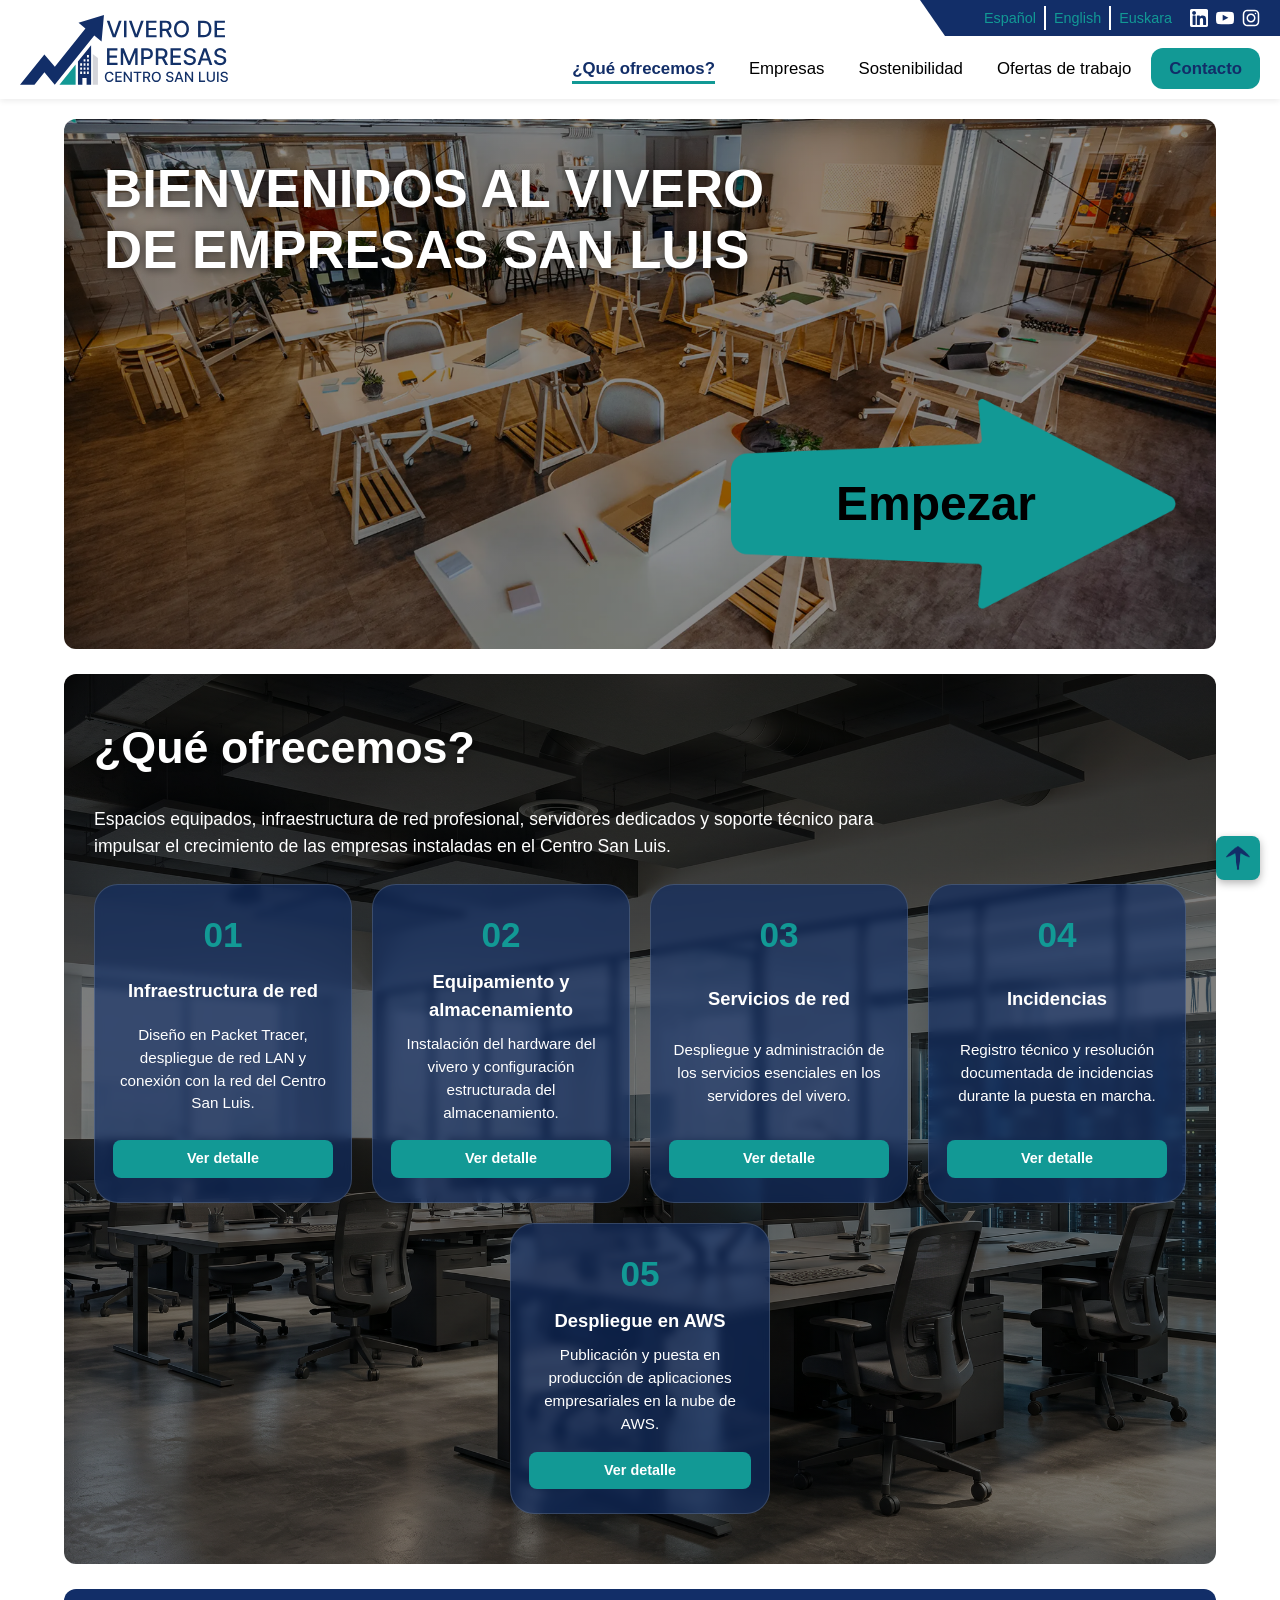
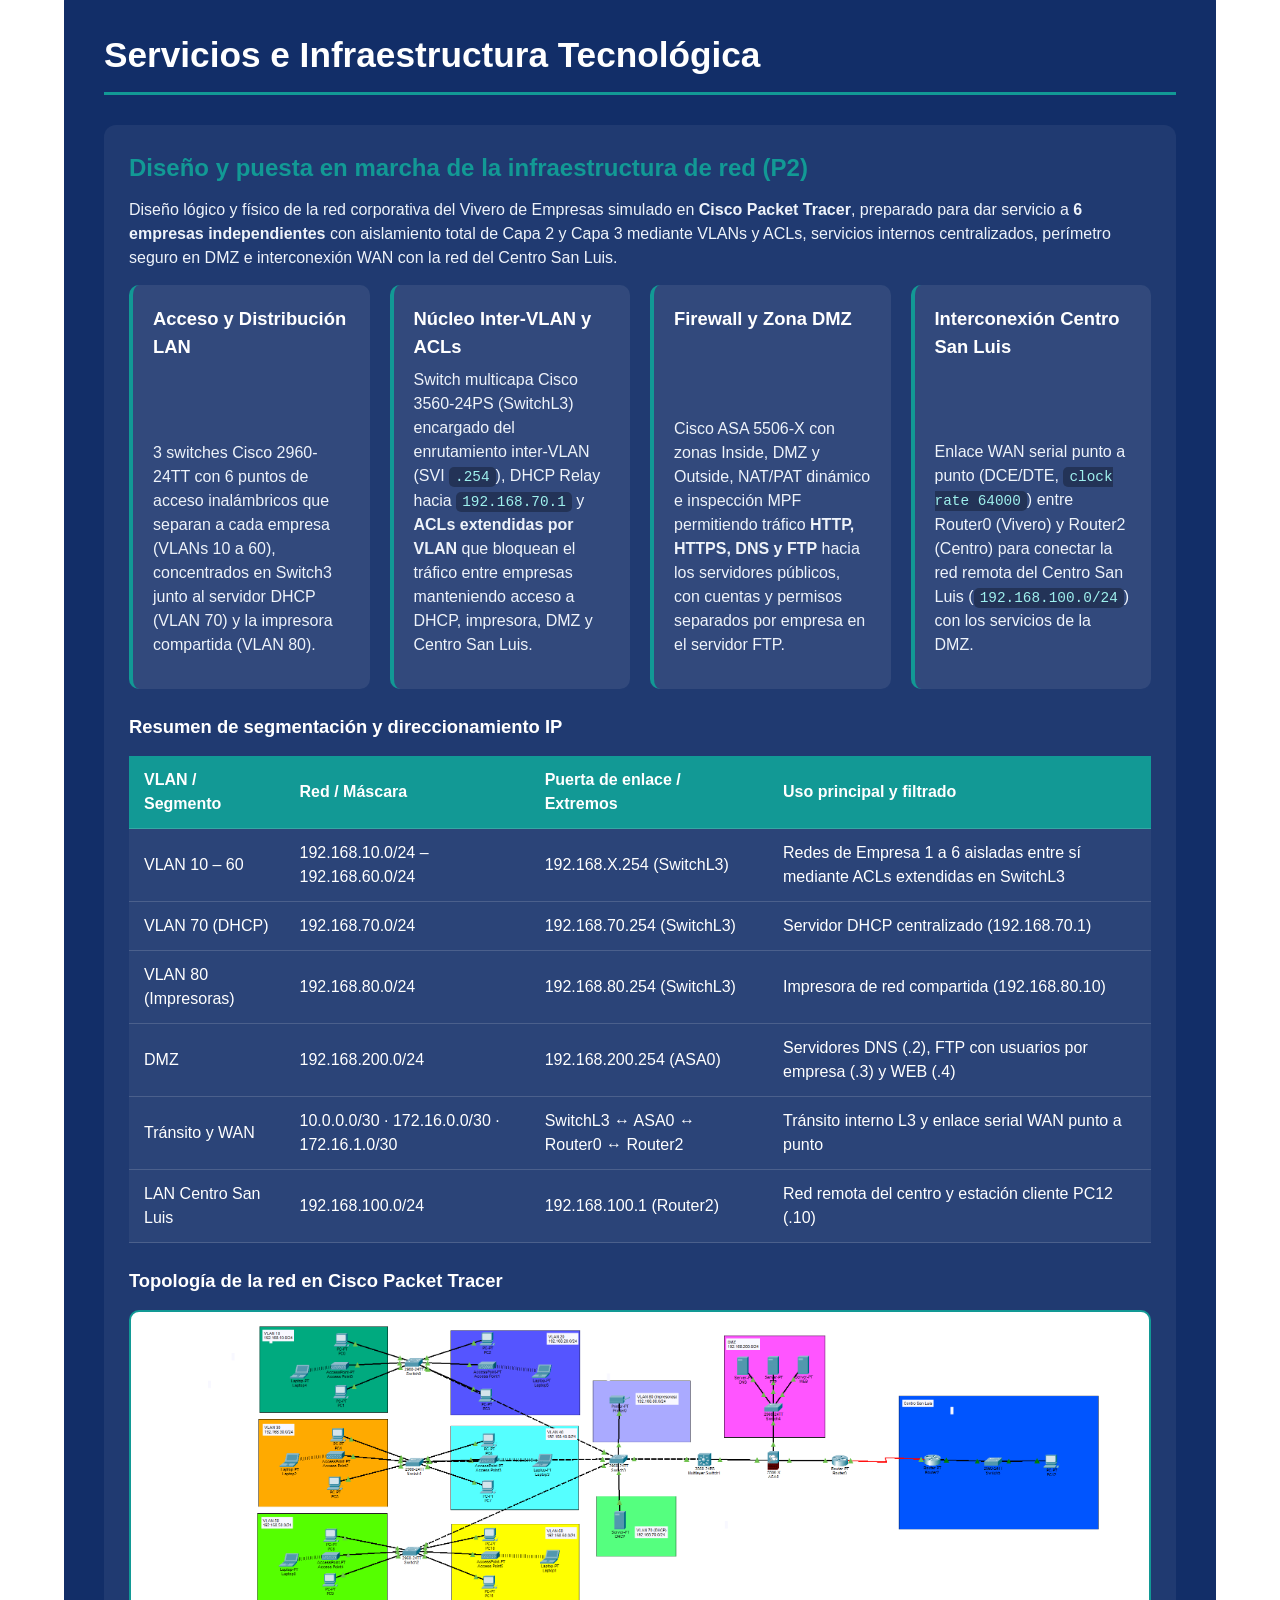
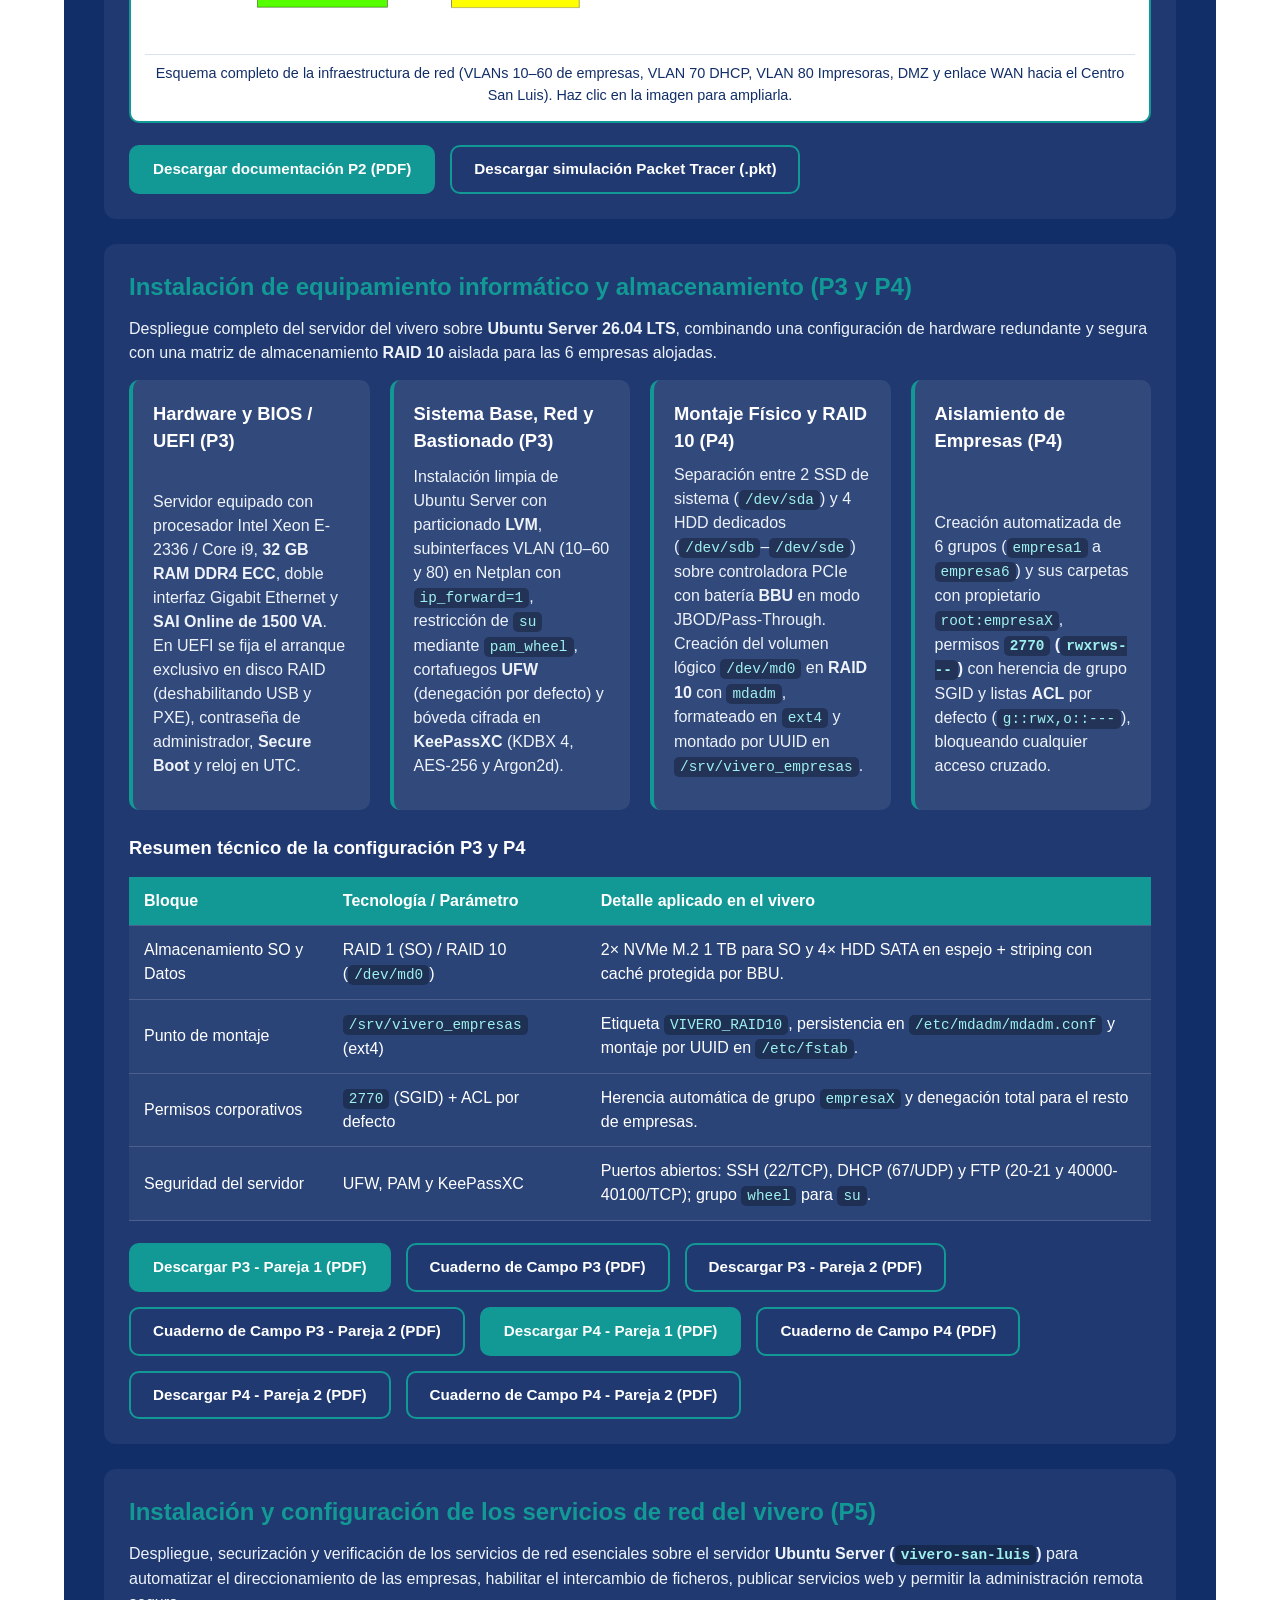
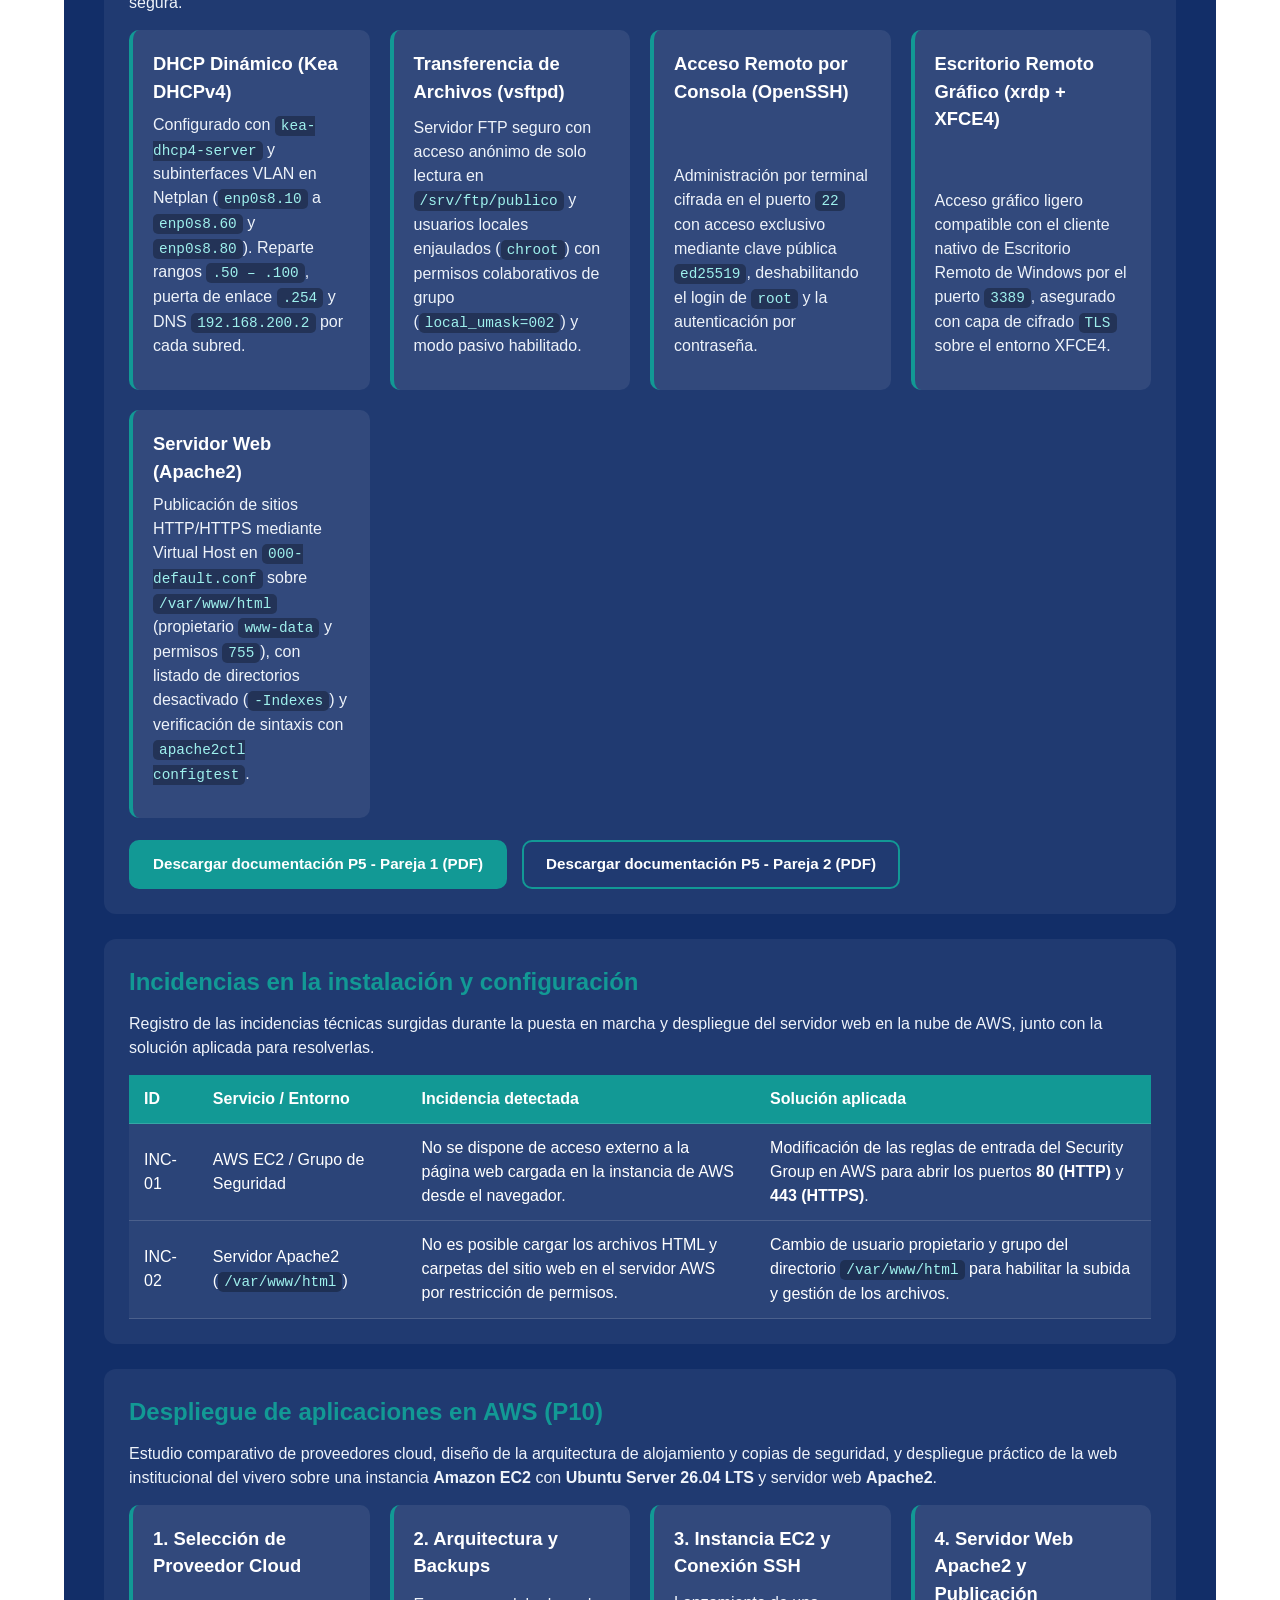
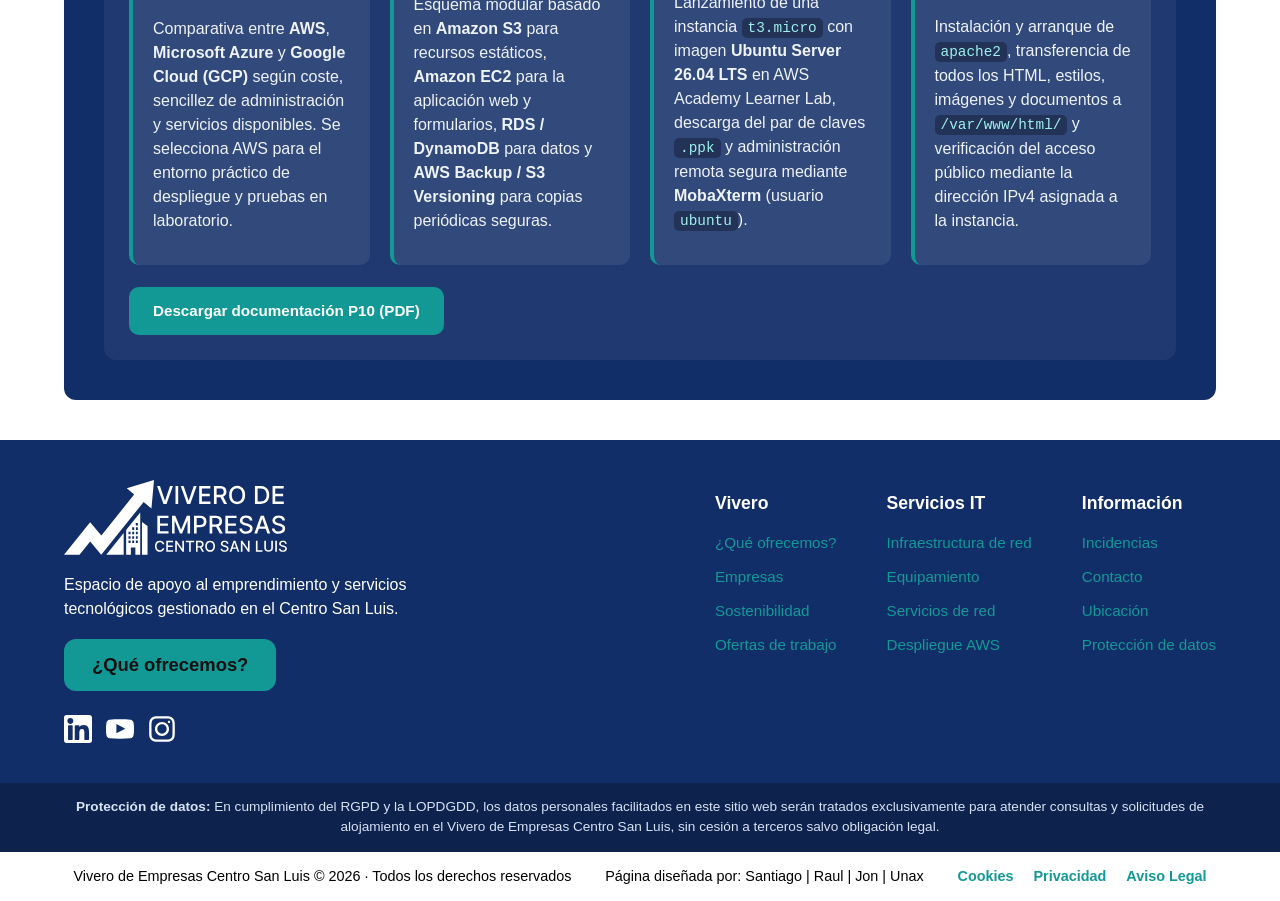
<file: index.html>
<!DOCTYPE html>
<html lang="es">

<head>
    <meta charset="UTF-8">
    <meta name="viewport" content="width=device-width, initial-scale=1.0">
    <title>¿Qué ofrecemos? | Vivero de Empresas Centro San Luis</title>
    <link rel="stylesheet" href="styles/style.css">
</head>

<body id="inicio">
    <header>
        <a href="index.html" class="logo-link">
            <img class="logo" src="images/LOGOVIVERO.svg" alt="Logo Vivero de Empresas Centro San Luis">
        </a>
        <div class="menus">
            <nav class="superior" aria-label="Idiomas y redes sociales">
                <ul class="idiomas">
                    <li><a href="#">Español</a></li>
                    <li class="separacion"><a href="#">English</a></li>
                    <li><a href="#">Euskara</a></li>
                </ul>
                <ul class="redes">
                    <li><a href="#" aria-label="LinkedIn"><img src="images/linkedinblanco.svg" alt="Logo LinkedIn"></a>
                    </li>
                    <li><a href="#" aria-label="YouTube"><img src="images/youtubeblanco.svg" alt="Logo YouTube"></a>
                    </li>
                    <li><a href="#" aria-label="Instagram"><img src="images/instagramblanco.svg"
                                alt="Logo Instagram"></a></li>
                </ul>
            </nav>
            <nav class="inferior" aria-label="Menú principal">
                <ul>
                    <li class="selected"><a href="index.html">¿Qué ofrecemos?</a></li>
                    <li><a href="empresas.html">Empresas</a></li>
                    <li><a href="sostenibilidad.html">Sostenibilidad</a></li>
                    <li><a href="ofertas.html">Ofertas de trabajo</a></li>
                    <li class="button"><a href="contacto.html">Contacto</a></li>
                </ul>
            </nav>
        </div>
    </header>

    <main>
        <!-- Portada principal -->
        <section id="principal">
            <h1>BIENVENIDOS AL VIVERO DE EMPRESAS SAN LUIS</h1>
            <a href="#queofrecemos" class="flecha1">
                <img src="images/Fletcha.png" alt="Flecha empezar">
                <span>Empezar</span>
            </a>
        </section>

        <!-- Resumen de servicios -->
        <section class="queofrecemos" id="queofrecemos">
            <h2 class="titulo">¿Qué ofrecemos?</h2>
            <p class="intro-servicios">
                Espacios equipados, infraestructura de red profesional, servidores dedicados y soporte técnico para
                impulsar el crecimiento de las empresas instaladas en el Centro San Luis.
            </p>

            <div class="contenedor-tarjetas">
                <article class="tarjeta">
                    <h3>01</h3>
                    <h4>Infraestructura de red</h4>
                    <p>Diseño en Packet Tracer, despliegue de red LAN y conexión con la red del Centro San Luis.</p>
                    <a href="#infraestructura-red" class="link-tarjeta">Ver detalle</a>
                </article>

                <article class="tarjeta">
                    <h3>02</h3>
                    <h4>Equipamiento y almacenamiento</h4>
                    <p>Instalación del hardware del vivero y configuración estructurada del almacenamiento.</p>
                    <a href="#equipamiento" class="link-tarjeta">Ver detalle</a>
                </article>

                <article class="tarjeta">
                    <h3>03</h3>
                    <h4>Servicios de red</h4>
                    <p>Despliegue y administración de los servicios esenciales en los servidores del vivero.</p>
                    <a href="#servicios-red" class="link-tarjeta">Ver detalle</a>
                </article>

                <article class="tarjeta">
                    <h3>04</h3>
                    <h4>Incidencias</h4>
                    <p>Registro técnico y resolución documentada de incidencias durante la puesta en marcha.</p>
                    <a href="#incidencias" class="link-tarjeta">Ver detalle</a>
                </article>

                <article class="tarjeta">
                    <h3>05</h3>
                    <h4>Despliegue en AWS</h4>
                    <p>Publicación y puesta en producción de aplicaciones empresariales en la nube de AWS.</p>
                    <a href="#despliegue-aws" class="link-tarjeta">Ver detalle</a>
                </article>
            </div>
        </section>

        <!-- Desarrollo de los servicios del vivero -->
        <section class="bloque-contenido" id="servicios-detalle">
            <h2>Servicios e Infraestructura Tecnológica</h2>

            <article class="subseccion" id="infraestructura-red">
                <h3>Diseño y puesta en marcha de la infraestructura de red (P2)</h3>
                <p>
                    Diseño lógico y físico de la red corporativa del Vivero de Empresas simulado en <strong>Cisco Packet
                        Tracer</strong>, preparado para dar servicio a <strong>6 empresas independientes</strong> con
                    aislamiento total de Capa 2 y Capa 3 mediante VLANs y ACLs, servicios internos centralizados,
                    perímetro seguro en DMZ e interconexión WAN con la red del Centro San Luis.
                </p>

                <div class="grid-tarjetas-info">
                    <div class="card-info">
                        <h4>Acceso y Distribución LAN</h4>
                        <p>3 switches Cisco 2960-24TT con 6 puntos de acceso inalámbricos que separan a cada empresa
                            (VLANs 10 a 60), concentrados en Switch3 junto al servidor DHCP (VLAN 70) y la impresora
                            compartida (VLAN 80).</p>
                    </div>
                    <div class="card-info">
                        <h4>Núcleo Inter-VLAN y ACLs</h4>
                        <p>Switch multicapa Cisco 3560-24PS (SwitchL3) encargado del enrutamiento inter-VLAN (SVI
                            <code>.254</code>), DHCP Relay hacia <code>192.168.70.1</code> y <strong>ACLs extendidas por
                                VLAN</strong> que bloquean el tráfico entre empresas manteniendo acceso a DHCP,
                            impresora, DMZ y Centro San Luis.
                        </p>
                    </div>
                    <div class="card-info">
                        <h4>Firewall y Zona DMZ</h4>
                        <p>Cisco ASA 5506-X con zonas Inside, DMZ y Outside, NAT/PAT dinámico e inspección MPF
                            permitiendo tráfico <strong>HTTP, HTTPS, DNS y FTP</strong> hacia los servidores públicos,
                            con cuentas y permisos separados por empresa en el servidor FTP.</p>
                    </div>
                    <div class="card-info">
                        <h4>Interconexión Centro San Luis</h4>
                        <p>Enlace WAN serial punto a punto (DCE/DTE, <code>clock rate 64000</code>) entre Router0
                            (Vivero) y Router2 (Centro) para conectar la red remota del Centro San Luis
                            (<code>192.168.100.0/24</code>) con los servicios de la DMZ.</p>
                    </div>
                </div>

                <h4>Resumen de segmentación y direccionamiento IP</h4>
                <div class="tabla-contenedor">
                    <table class="tabla-datos">
                        <thead>
                            <tr>
                                <th>VLAN / Segmento</th>
                                <th>Red / Máscara</th>
                                <th>Puerta de enlace / Extremos</th>
                                <th>Uso principal y filtrado</th>
                            </tr>
                        </thead>
                        <tbody>
                            <tr>
                                <td>VLAN 10 – 60</td>
                                <td>192.168.10.0/24 – 192.168.60.0/24</td>
                                <td>192.168.X.254 (SwitchL3)</td>
                                <td>Redes de Empresa 1 a 6 aisladas entre sí mediante ACLs extendidas en SwitchL3</td>
                            </tr>
                            <tr>
                                <td>VLAN 70 (DHCP)</td>
                                <td>192.168.70.0/24</td>
                                <td>192.168.70.254 (SwitchL3)</td>
                                <td>Servidor DHCP centralizado (192.168.70.1)</td>
                            </tr>
                            <tr>
                                <td>VLAN 80 (Impresoras)</td>
                                <td>192.168.80.0/24</td>
                                <td>192.168.80.254 (SwitchL3)</td>
                                <td>Impresora de red compartida (192.168.80.10)</td>
                            </tr>
                            <tr>
                                <td>DMZ</td>
                                <td>192.168.200.0/24</td>
                                <td>192.168.200.254 (ASA0)</td>
                                <td>Servidores DNS (.2), FTP con usuarios por empresa (.3) y WEB (.4)</td>
                            </tr>
                            <tr>
                                <td>Tránsito y WAN</td>
                                <td>10.0.0.0/30 &middot; 172.16.0.0/30 &middot; 172.16.1.0/30</td>
                                <td>SwitchL3 &harr; ASA0 &harr; Router0 &harr; Router2</td>
                                <td>Tránsito interno L3 y enlace serial WAN punto a punto</td>
                            </tr>
                            <tr>
                                <td>LAN Centro San Luis</td>
                                <td>192.168.100.0/24</td>
                                <td>192.168.100.1 (Router2)</td>
                                <td>Red remota del centro y estación cliente PC12 (.10)</td>
                            </tr>
                        </tbody>
                    </table>
                </div>

                <h4>Topología de la red en Cisco Packet Tracer</h4>
                <figure class="figura-topologia">
                    <a href="images/P2.png" target="_blank" rel="noopener noreferrer"
                        title="Abrir topología a tamaño completo">
                        <img src="images/P2.png"
                            alt="Topología de red del Vivero de Empresas en Cisco Packet Tracer con VLANs 10 a 80, DMZ y conexión WAN con Centro San Luis">
                    </a>
                    <figcaption>
                        Esquema completo de la infraestructura de red (VLANs 10–60 de empresas, VLAN 70 DHCP, VLAN 80
                        Impresoras, DMZ y enlace WAN hacia el Centro San Luis). Haz clic en la imagen para ampliarla.
                    </figcaption>
                </figure>

                <div class="acciones-descarga">
                    <a href="docs/P2-Infraestructura-Red.pdf" class="btn-descarga"
                        download="P2-Infraestructura-Red.pdf">Descargar documentación P2 (PDF)</a>
                    <a href="docs/P2-Topologia-Vivero.pkt" class="btn-descarga btn-descarga-sec"
                        download="P2-Topologia-Vivero.pkt">Descargar simulación Packet Tracer (.pkt)</a>
                </div>
            </article>

            <article class="subseccion" id="equipamiento">
                <h3>Instalación de equipamiento informático y almacenamiento (P3 y P4)</h3>
                <p>
                    Despliegue completo del servidor del vivero sobre <strong>Ubuntu Server 26.04 LTS</strong>,
                    combinando una configuración de hardware redundante y segura con una matriz de almacenamiento
                    <strong>RAID 10</strong> aislada para las 6 empresas alojadas.
                </p>

                <div class="grid-tarjetas-info">
                    <div class="card-info">
                        <h4>Hardware y BIOS / UEFI (P3)</h4>
                        <p>
                            Servidor equipado con procesador Intel Xeon E-2336 / Core i9, <strong>32 GB RAM DDR4
                                ECC</strong>, doble interfaz Gigabit Ethernet y <strong>SAI Online de 1500 VA</strong>.
                            En UEFI se fija el arranque exclusivo en disco RAID (deshabilitando USB y PXE), contraseña
                            de administrador, <strong>Secure Boot</strong> y reloj en UTC.
                        </p>
                    </div>

                    <div class="card-info">
                        <h4>Sistema Base, Red y Bastionado (P3)</h4>
                        <p>
                            Instalación limpia de Ubuntu Server con particionado <strong>LVM</strong>, subinterfaces
                            VLAN (10–60 y 80) en Netplan con <code>ip_forward=1</code>, restricción de <code>su</code>
                            mediante <code>pam_wheel</code>, cortafuegos <strong>UFW</strong> (denegación por defecto) y
                            bóveda cifrada en <strong>KeePassXC</strong> (KDBX 4, AES-256 y Argon2d).
                        </p>
                    </div>

                    <div class="card-info">
                        <h4>Montaje Físico y RAID 10 (P4)</h4>
                        <p>
                            Separación entre 2 SSD de sistema (<code>/dev/sda</code>) y 4 HDD dedicados
                            (<code>/dev/sdb</code>–<code>/dev/sde</code>) sobre controladora PCIe con batería
                            <strong>BBU</strong> en modo JBOD/Pass-Through. Creación del volumen lógico
                            <code>/dev/md0</code> en <strong>RAID 10</strong> con <code>mdadm</code>, formateado en
                            <code>ext4</code> y montado por UUID en <code>/srv/vivero_empresas</code>.
                        </p>
                    </div>

                    <div class="card-info">
                        <h4>Aislamiento de Empresas (P4)</h4>
                        <p>
                            Creación automatizada de 6 grupos (<code>empresa1</code> a <code>empresa6</code>) y sus
                            carpetas con propietario <code>root:empresaX</code>, permisos <strong><code>2770</code>
                                (<code>rwxrws---</code>)</strong> con herencia de grupo SGID y listas
                            <strong>ACL</strong> por defecto (<code>g::rwx,o::---</code>), bloqueando cualquier acceso
                            cruzado.
                        </p>
                    </div>
                </div>

                <h4>Resumen técnico de la configuración P3 y P4</h4>
                <div class="tabla-contenedor">
                    <table class="tabla-datos">
                        <thead>
                            <tr>
                                <th>Bloque</th>
                                <th>Tecnología / Parámetro</th>
                                <th>Detalle aplicado en el vivero</th>
                            </tr>
                        </thead>
                        <tbody>
                            <tr>
                                <td>Almacenamiento SO y Datos</td>
                                <td>RAID 1 (SO) / RAID 10 (<code>/dev/md0</code>)</td>
                                <td>2× NVMe M.2 1 TB para SO y 4× HDD SATA en espejo + striping con caché protegida por
                                    BBU.</td>
                            </tr>
                            <tr>
                                <td>Punto de montaje</td>
                                <td><code>/srv/vivero_empresas</code> (ext4)</td>
                                <td>Etiqueta <code>VIVERO_RAID10</code>, persistencia en
                                    <code>/etc/mdadm/mdadm.conf</code> y montaje por UUID en <code>/etc/fstab</code>.
                                </td>
                            </tr>
                            <tr>
                                <td>Permisos corporativos</td>
                                <td><code>2770</code> (SGID) + ACL por defecto</td>
                                <td>Herencia automática de grupo <code>empresaX</code> y denegación total para el resto
                                    de empresas.</td>
                            </tr>
                            <tr>
                                <td>Seguridad del servidor</td>
                                <td>UFW, PAM y KeePassXC</td>
                                <td>Puertos abiertos: SSH (22/TCP), DHCP (67/UDP) y FTP (20-21 y 40000-40100/TCP); grupo
                                    <code>wheel</code> para <code>su</code>.
                                </td>
                            </tr>
                        </tbody>
                    </table>
                </div>

                <div class="acciones-descarga">
                    <a href="docs/P3-Equipamiento-Informatico.pdf" class="btn-descarga"
                        download="P3-Equipamiento-Informatico.pdf">Descargar P3 - Pareja 1 (PDF)</a>
                    <a href="docs/P3-Cuaderno-Campo.pdf" class="btn-descarga btn-descarga-sec"
                        download="P3-Cuaderno-Campo.pdf">Cuaderno de Campo P3 (PDF)</a>
                    <a href="docs/P3-Equipamiento-Informatico-p2.pdf" class="btn-descarga btn-descarga-sec"
                        download="P3-Equipamiento-Informatico-p2.pdf">Descargar P3 - Pareja 2 (PDF)</a>
                     <a href="docs/P3-Cuaderno-Campo-p2.pdf" class="btn-descarga btn-descarga-sec"
                        download="P3-Cuaderno-Campo-p2.pdf">Cuaderno de Campo P3 - Pareja 2 (PDF)</a>
                    <a href="docs/P4-Almacenamiento-Vivero.pdf" class="btn-descarga"
                        download="P4-Almacenamiento-Vivero.pdf">Descargar P4 - Pareja 1 (PDF)</a>
                    <a href="docs/P4-Cuaderno-Campo.pdf" class="btn-descarga btn-descarga-sec"
                        download="P4-Cuaderno-Campo.pdf">Cuaderno de Campo P4 (PDF)</a>
                    <a href="docs/P4-Almacenamiento-Vivero-p2.pdf" class="btn-descarga btn-descarga-sec"
                        download="P4-Almacenamiento-Vivero-p2.pdf">Descargar P4 - Pareja 2 (PDF)</a>
                    <a href="docs/P4-Cuaderno-Campo-p2.pdf" class="btn-descarga btn-descarga-sec"
                        download="P4-Cuaderno-Campo-p2.pdf">Cuaderno de Campo P4 - Pareja 2 (PDF)</a>

                </div>
            </article>

            <article class="subseccion" id="servicios-red">
                <h3>Instalación y configuración de los servicios de red del vivero (P5)</h3>
                <p>
                    Despliegue, securización y verificación de los servicios de red esenciales sobre el servidor
                    <strong>Ubuntu Server (<code>vivero-san-luis</code>)</strong> para automatizar el direccionamiento
                    de las empresas, habilitar el intercambio de ficheros, publicar servicios web y permitir la
                    administración remota segura.
                </p>

                <div class="grid-tarjetas-info">
                    <div class="card-info">
                        <h4>DHCP Dinámico (Kea DHCPv4)</h4>
                        <p>
                            Configurado con <code>kea-dhcp4-server</code> y subinterfaces VLAN en Netplan
                            (<code>enp0s8.10</code> a <code>enp0s8.60</code> y <code>enp0s8.80</code>). Reparte rangos
                            <code>.50 – .100</code>, puerta de enlace <code>.254</code> y DNS <code>192.168.200.2</code>
                            por cada subred.
                        </p>
                    </div>

                    <div class="card-info">
                        <h4>Transferencia de Archivos (vsftpd)</h4>
                        <p>
                            Servidor FTP seguro con acceso anónimo de solo lectura en <code>/srv/ftp/publico</code> y
                            usuarios locales enjaulados (<code>chroot</code>) con permisos colaborativos de grupo
                            (<code>local_umask=002</code>) y modo pasivo habilitado.
                        </p>
                    </div>

                    <div class="card-info">
                        <h4>Acceso Remoto por Consola (OpenSSH)</h4>
                        <p>
                            Administración por terminal cifrada en el puerto <code>22</code> con acceso exclusivo
                            mediante clave pública <code>ed25519</code>, deshabilitando el login de <code>root</code> y
                            la autenticación por contraseña.
                        </p>
                    </div>

                    <div class="card-info">
                        <h4>Escritorio Remoto Gráfico (xrdp + XFCE4)</h4>
                        <p>
                            Acceso gráfico ligero compatible con el cliente nativo de Escritorio Remoto de Windows por
                            el puerto <code>3389</code>, asegurado con capa de cifrado <code>TLS</code> sobre el entorno
                            XFCE4.
                        </p>
                    </div>

                    <div class="card-info">
                        <h4>Servidor Web (Apache2)</h4>
                        <p>
                            Publicación de sitios HTTP/HTTPS mediante Virtual Host en <code>000-default.conf</code>
                            sobre <code>/var/www/html</code> (propietario <code>www-data</code> y permisos
                            <code>755</code>), con listado de directorios desactivado (<code>-Indexes</code>) y
                            verificación de sintaxis con <code>apache2ctl configtest</code>.
                        </p>
                    </div>
                </div>

                <div class="acciones-descarga">
                    <a href="docs/P5-Servicios-Red.pdf" class="btn-descarga" download="P5-Servicios-Red.pdf">Descargar
                        documentación P5 - Pareja 1 (PDF)</a>
                    <a href="docs/P5-Servicios-Red-p2.pdf" class="btn-descarga btn-descarga-sec"
                        download="P5-Servicios-Red-p2.pdf">Descargar documentación P5 - Pareja 2 (PDF)</a>
                </div>
            </article>

            <article class="subseccion" id="incidencias">
                <h3>Incidencias en la instalación y configuración</h3>
                <p>
                    Registro de las incidencias técnicas surgidas durante la puesta en marcha y despliegue del servidor
                    web en la nube de AWS, junto con la solución aplicada para resolverlas.
                </p>
                <div class="tabla-contenedor">
                    <table class="tabla-datos">
                        <thead>
                            <tr>
                                <th>ID</th>
                                <th>Servicio / Entorno</th>
                                <th>Incidencia detectada</th>
                                <th>Solución aplicada</th>
                            </tr>
                        </thead>
                        <tbody>
                            <tr>
                                <td>INC-01</td>
                                <td>AWS EC2 / Grupo de Seguridad</td>
                                <td>No se dispone de acceso externo a la página web cargada en la instancia de AWS desde
                                    el navegador.</td>
                                <td>Modificación de las reglas de entrada del Security Group en AWS para abrir los
                                    puertos <strong>80 (HTTP)</strong> y <strong>443 (HTTPS)</strong>.</td>
                            </tr>
                            <tr>
                                <td>INC-02</td>
                                <td>Servidor Apache2 (<code>/var/www/html</code>)</td>
                                <td>No es posible cargar los archivos HTML y carpetas del sitio web en el servidor AWS
                                    por restricción de permisos.</td>
                                <td>Cambio de usuario propietario y grupo del directorio <code>/var/www/html</code> para
                                    habilitar la subida y gestión de los archivos.</td>
                            </tr>
                        </tbody>
                    </table>
                </div>
            </article>

            <article class="subseccion" id="despliegue-aws">
                <h3>Despliegue de aplicaciones en AWS (P10)</h3>
                <p>
                    Estudio comparativo de proveedores cloud, diseño de la arquitectura de alojamiento y copias de
                    seguridad, y despliegue práctico de la web institucional del vivero sobre una instancia
                    <strong>Amazon EC2</strong> con <strong>Ubuntu Server 26.04 LTS</strong> y servidor web
                    <strong>Apache2</strong>.
                </p>

                <div class="grid-tarjetas-info">
                    <div class="card-info">
                        <h4>1. Selección de Proveedor Cloud</h4>
                        <p>
                            Comparativa entre <strong>AWS</strong>, <strong>Microsoft Azure</strong> y <strong>Google
                                Cloud (GCP)</strong> según coste, sencillez de administración y servicios disponibles.
                            Se selecciona AWS para el entorno práctico de despliegue y pruebas en laboratorio.
                        </p>
                    </div>

                    <div class="card-info">
                        <h4>2. Arquitectura y Backups</h4>
                        <p>
                            Esquema modular basado en <strong>Amazon S3</strong> para recursos estáticos, <strong>Amazon
                                EC2</strong> para la aplicación web y formularios, <strong>RDS / DynamoDB</strong> para
                            datos y <strong>AWS Backup / S3 Versioning</strong> para copias periódicas seguras.
                        </p>
                    </div>

                    <div class="card-info">
                        <h4>3. Instancia EC2 y Conexión SSH</h4>
                        <p>
                            Lanzamiento de una instancia <code>t3.micro</code> con imagen <strong>Ubuntu Server 26.04
                                LTS</strong> en AWS Academy Learner Lab, descarga del par de claves <code>.ppk</code> y
                            administración remota segura mediante <strong>MobaXterm</strong> (usuario
                            <code>ubuntu</code>).
                        </p>
                    </div>

                    <div class="card-info">
                        <h4>4. Servidor Web Apache2 y Publicación</h4>
                        <p>
                            Instalación y arranque de <code>apache2</code>, transferencia de todos los HTML, estilos,
                            imágenes y documentos a <code>/var/www/html/</code> y verificación del acceso público
                            mediante la dirección IPv4 asignada a la instancia.
                        </p>
                    </div>
                </div>

                <div class="acciones-descarga">
                    <a href="docs/P10-Despliegue-AWS.pdf" class="btn-descarga" download="P10-Despliegue-AWS.pdf">
                        Descargar documentación P10 (PDF)
                    </a>
                </div>
            </article>
        </section>
    </main>

    <a href="#inicio" class="btn-subir" aria-label="Volver al inicio">
        <img src="images/MiniFletcha.png" alt="Subir">
    </a>

    <footer>
        <div class="sec1">
            <div class="footer-info">
                <a href="index.html">
                    <img class="logo2" src="images/LOGOVIVERO Blanco.svg" alt="Logo Vivero San Luis">
                </a>
                <p>
                    Espacio de apoyo al emprendimiento y servicios tecnológicos gestionado en el Centro San Luis.
                </p>
                <a href="index.html#queofrecemos" class="btn-footer">¿Qué ofrecemos?</a>
                <ul class="footer-redes">
                    <li><a href="#" aria-label="LinkedIn"><img src="images/linkedinblanco.svg" alt="Logo LinkedIn"></a>
                    </li>
                    <li><a href="#" aria-label="YouTube"><img src="images/youtubeblanco.svg" alt="Logo YouTube"></a>
                    </li>
                    <li><a href="#" aria-label="Instagram"><img src="images/instagramblanco.svg"
                                alt="Logo Instagram"></a></li>
                </ul>
            </div>

            <div class="footer-enlaces">
                <div class="columna-enlaces">
                    <h4>Vivero</h4>
                    <ul>
                        <li><a href="index.html">¿Qué ofrecemos?</a></li>
                        <li><a href="empresas.html">Empresas</a></li>
                        <li><a href="sostenibilidad.html">Sostenibilidad</a></li>
                        <li><a href="ofertas.html">Ofertas de trabajo</a></li>
                    </ul>
                </div>

                <div class="columna-enlaces">
                    <h4>Servicios IT</h4>
                    <ul>
                        <li><a href="index.html#infraestructura-red">Infraestructura de red</a></li>
                        <li><a href="index.html#equipamiento">Equipamiento</a></li>
                        <li><a href="index.html#servicios-red">Servicios de red</a></li>
                        <li><a href="index.html#despliegue-aws">Despliegue AWS</a></li>
                    </ul>
                </div>

                <div class="columna-enlaces">
                    <h4>Información</h4>
                    <ul>
                        <li><a href="index.html#incidencias">Incidencias</a></li>
                        <li><a href="contacto.html">Contacto</a></li>
                        <li><a href="contacto.html#ubicacion">Ubicación</a></li>
                        <li><a href="#proteccion-datos">Protección de datos</a></li>
                    </ul>
                </div>
            </div>
        </div>

        <div class="aviso-datos" id="proteccion-datos">
            <p>
                <strong>Protección de datos:</strong> En cumplimiento del RGPD y la LOPDGDD, los datos personales
                facilitados en este sitio web serán tratados exclusivamente para atender consultas y solicitudes de
                alojamiento en el Vivero de Empresas Centro San Luis, sin cesión a terceros salvo obligación legal.
            </p>
        </div>

        <div class="sec2">
            <p>Vivero de Empresas Centro San Luis &copy; 2026 &middot; Todos los derechos reservados</p>
            <p>Página diseñada por: Santiago | Raul | Jon | Unax</p>
            <nav aria-label="Enlaces legales">
                <ul>
                    <li><a href="#">Cookies</a></li>
                    <li><a href="#">Privacidad</a></li>
                    <li><a href="#">Aviso Legal</a></li>
                </ul>
            </nav>
        </div>
    </footer>
</body>

</html>
</file>
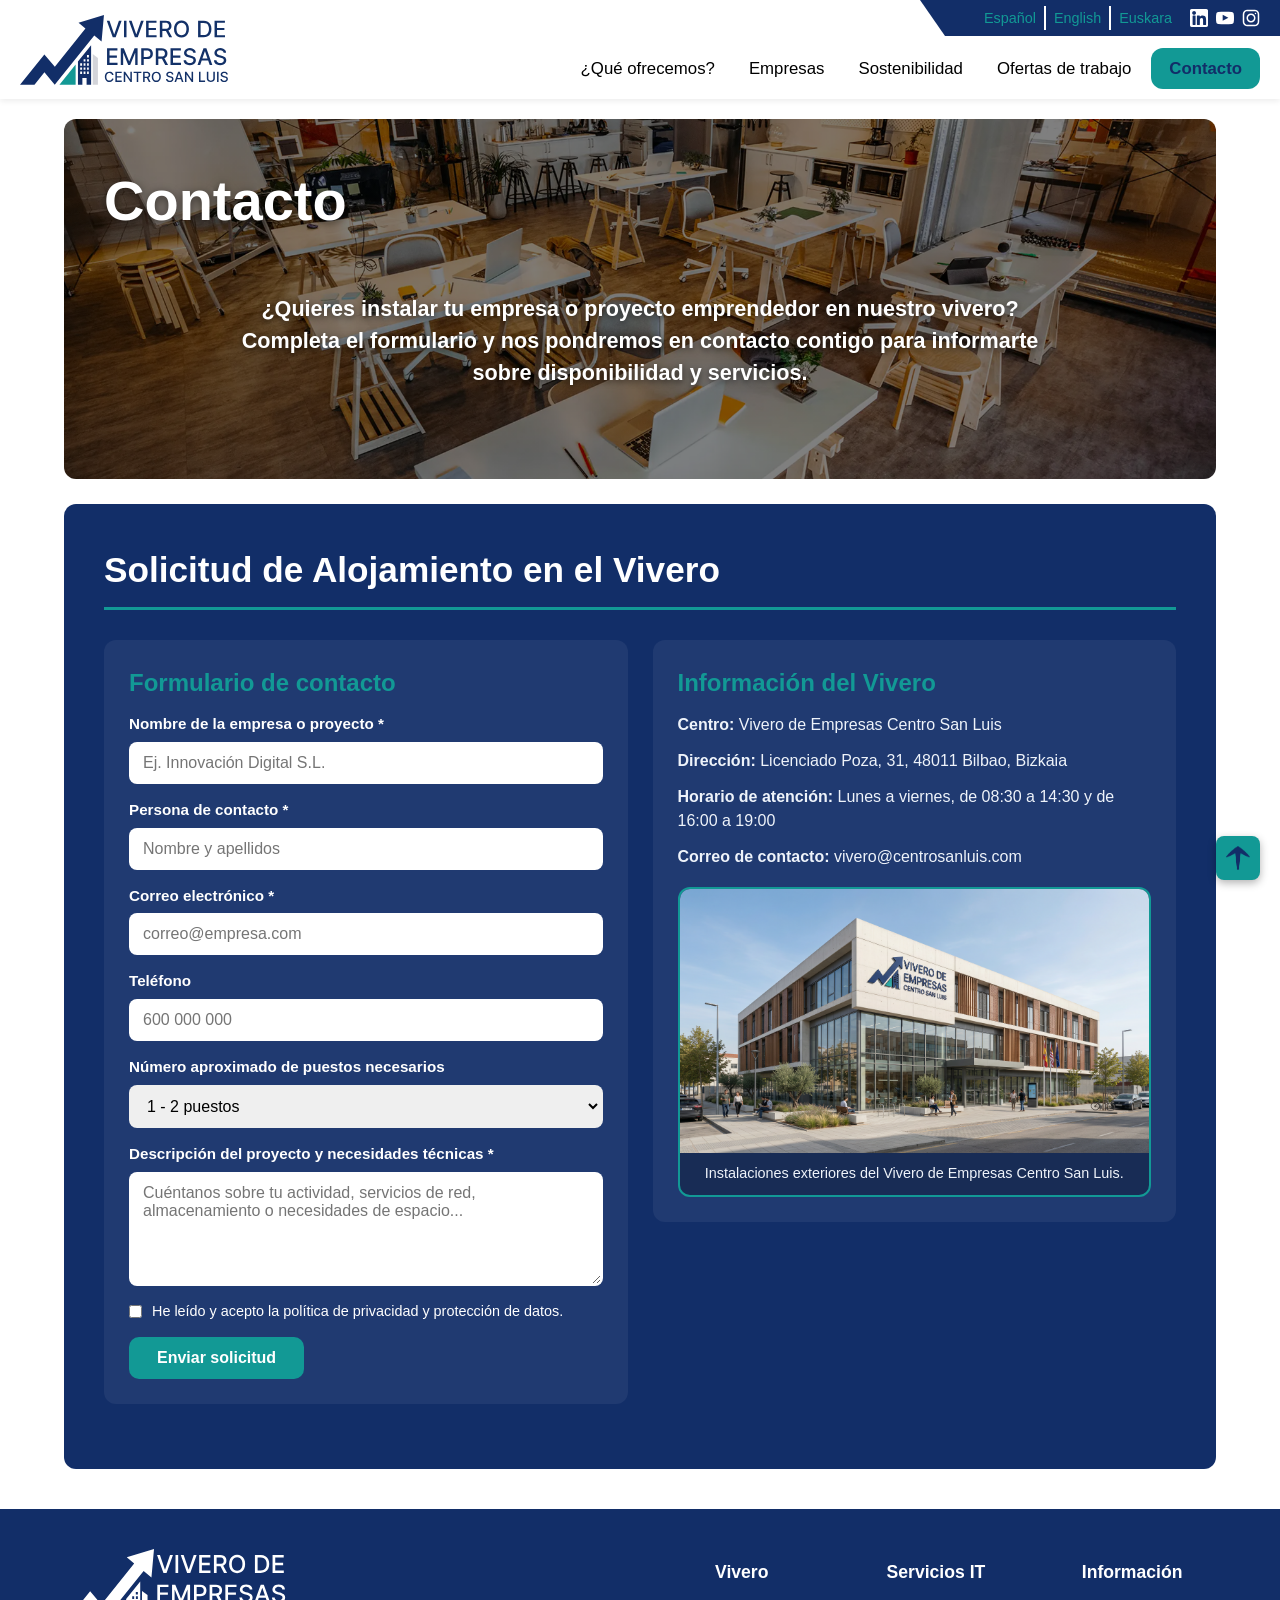
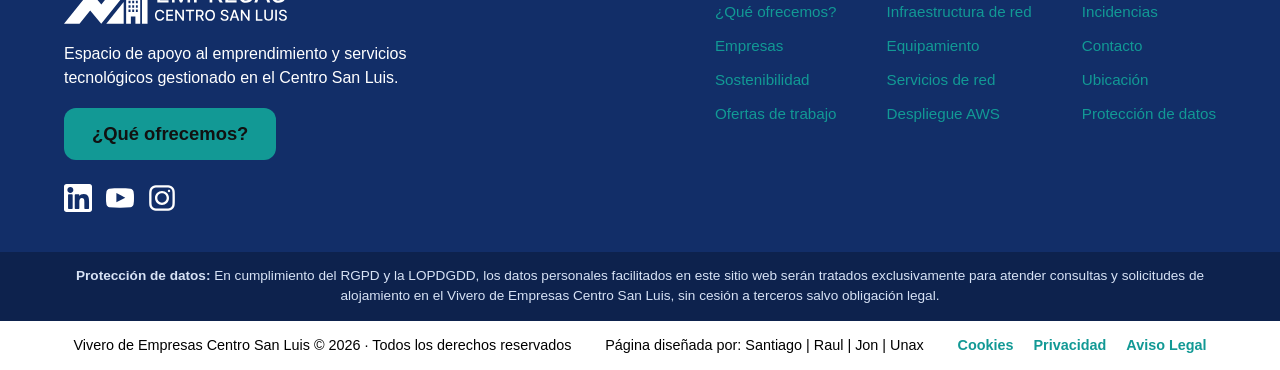
<file: contacto.html>
<!DOCTYPE html>
<html lang="es">

<head>
    <meta charset="UTF-8">
    <meta name="viewport" content="width=device-width, initial-scale=1.0">
    <title>Contacto | Vivero de Empresas Centro San Luis</title>
    <link rel="stylesheet" href="styles/style.css">
</head>

<body id="inicio">
    <header>
        <a href="index.html" class="logo-link">
            <img class="logo" src="images/LOGOVIVERO.svg" alt="Logo Vivero de Empresas Centro San Luis">
        </a>
        <div class="menus">
            <nav class="superior" aria-label="Idiomas y redes sociales">
                <ul class="idiomas">
                    <li><a href="#">Español</a></li>
                    <li class="separacion"><a href="#">English</a></li>
                    <li><a href="#">Euskara</a></li>
                </ul>
                <ul class="redes">
                    <li><a href="#" aria-label="LinkedIn"><img src="images/linkedinblanco.svg" alt="Logo LinkedIn"></a>
                    </li>
                    <li><a href="#" aria-label="YouTube"><img src="images/youtubeblanco.svg" alt="Logo YouTube"></a>
                    </li>
                    <li><a href="#" aria-label="Instagram"><img src="images/instagramblanco.svg"
                                alt="Logo Instagram"></a></li>
                </ul>
            </nav>
            <nav class="inferior" aria-label="Menú principal">
                <ul>
                    <li><a href="index.html">¿Qué ofrecemos?</a></li>
                    <li><a href="empresas.html">Empresas</a></li>
                    <li><a href="sostenibilidad.html">Sostenibilidad</a></li>
                    <li><a href="ofertas.html">Ofertas de trabajo</a></li>
                    <li class="button selected"><a href="contacto.html">Contacto</a></li>
                </ul>
            </nav>
        </div>
    </header>

    <main>
        <section class="cabecera-seccion">
            <h1>Contacto</h1>
            <p class="resumen-seccion">
                ¿Quieres instalar tu empresa o proyecto emprendedor en nuestro vivero? Completa el formulario y nos
                pondremos en contacto contigo para informarte sobre disponibilidad y servicios.
            </p>
        </section>

        <section class="bloque-contenido">
            <h2>Solicitud de Alojamiento en el Vivero</h2>

            <div class="grid-dos-columnas">
                <article class="subseccion">
                    <h3>Formulario de contacto</h3>
                    <form action="#" method="post" class="formulario-contacto">
                        <div class="campo-form">
                            <label for="empresa">Nombre de la empresa o proyecto *</label>
                            <input type="text" id="empresa" name="empresa" placeholder="Ej. Innovación Digital S.L."
                                required>
                        </div>

                        <div class="campo-form">
                            <label for="nombre">Persona de contacto *</label>
                            <input type="text" id="nombre" name="nombre" placeholder="Nombre y apellidos" required>
                        </div>

                        <div class="campo-form">
                            <label for="email">Correo electrónico *</label>
                            <input type="email" id="email" name="email" placeholder="correo@empresa.com" required>
                        </div>

                        <div class="campo-form">
                            <label for="telefono">Teléfono</label>
                            <input type="tel" id="telefono" name="telefono" placeholder="600 000 000">
                        </div>

                        <div class="campo-form">
                            <label for="puestos">Número aproximado de puestos necesarios</label>
                            <select id="puestos" name="puestos">
                                <option value="1-2">1 - 2 puestos</option>
                                <option value="3-5">3 - 5 puestos</option>
                                <option value="6-10">6 - 10 puestos</option>
                                <option value="mas-10">Más de 10 puestos</option>
                            </select>
                        </div>

                        <div class="campo-form">
                            <label for="mensaje">Descripción del proyecto y necesidades técnicas *</label>
                            <textarea id="mensaje" name="mensaje" rows="5"
                                placeholder="Cuéntanos sobre tu actividad, servicios de red, almacenamiento o necesidades de espacio..."
                                required></textarea>
                        </div>

                        <div class="campo-checkbox">
                            <input type="checkbox" id="privacidad" name="privacidad" required>
                            <label for="privacidad">He leído y acepto la política de privacidad y protección de
                                datos.</label>
                        </div>

                        <button type="submit" class="btn-enviar">Enviar solicitud</button>
                    </form>
                </article>

                <article class="subseccion" id="ubicacion">
                    <h3>Información del Vivero</h3>
                    <p><strong>Centro:</strong> Vivero de Empresas Centro San Luis</p>
                    <p><strong>Dirección:</strong> Licenciado Poza, 31, 48011 Bilbao, Bizkaia</p>
                    <p><strong>Horario de atención:</strong> Lunes a viernes, de 08:30 a 14:30 y de 16:00 a 19:00</p>
                    <p><strong>Correo de contacto:</strong> vivero@centrosanluis.com</p>

                    <figure class="figura-vivero">
                        <img src="images/imagen-vivero.png"
                            alt="Fachada exterior del Vivero de Empresas Centro San Luis">
                        <figcaption>Instalaciones exteriores del Vivero de Empresas Centro San Luis.</figcaption>
                    </figure>
                </article>
            </div>
        </section>
    </main>

    <a href="#inicio" class="btn-subir" aria-label="Volver al inicio">
        <img src="images/MiniFletcha.png" alt="Subir">
    </a>

    <footer>
        <div class="sec1">
            <div class="footer-info">
                <a href="index.html">
                    <img class="logo2" src="images/LOGOVIVERO Blanco.svg" alt="Logo Vivero San Luis">
                </a>
                <p>
                    Espacio de apoyo al emprendimiento y servicios tecnológicos gestionado en el Centro San Luis.
                </p>
                <a href="index.html#queofrecemos" class="btn-footer">¿Qué ofrecemos?</a>
                <ul class="footer-redes">
                    <li><a href="#" aria-label="LinkedIn"><img src="images/linkedinblanco.svg" alt="Logo LinkedIn"></a>
                    </li>
                    <li><a href="#" aria-label="YouTube"><img src="images/youtubeblanco.svg" alt="Logo YouTube"></a>
                    </li>
                    <li><a href="#" aria-label="Instagram"><img src="images/instagramblanco.svg"
                                alt="Logo Instagram"></a></li>
                </ul>
            </div>

            <div class="footer-enlaces">
                <div class="columna-enlaces">
                    <h4>Vivero</h4>
                    <ul>
                        <li><a href="index.html">¿Qué ofrecemos?</a></li>
                        <li><a href="empresas.html">Empresas</a></li>
                        <li><a href="sostenibilidad.html">Sostenibilidad</a></li>
                        <li><a href="ofertas.html">Ofertas de trabajo</a></li>
                    </ul>
                </div>

                <div class="columna-enlaces">
                    <h4>Servicios IT</h4>
                    <ul>
                        <li><a href="index.html#infraestructura-red">Infraestructura de red</a></li>
                        <li><a href="index.html#equipamiento">Equipamiento</a></li>
                        <li><a href="index.html#servicios-red">Servicios de red</a></li>
                        <li><a href="index.html#despliegue-aws">Despliegue AWS</a></li>
                    </ul>
                </div>

                <div class="columna-enlaces">
                    <h4>Información</h4>
                    <ul>
                        <li><a href="index.html#incidencias">Incidencias</a></li>
                        <li><a href="contacto.html">Contacto</a></li>
                        <li><a href="contacto.html#ubicacion">Ubicación</a></li>
                        <li><a href="#proteccion-datos">Protección de datos</a></li>
                    </ul>
                </div>
            </div>
        </div>

        <div class="aviso-datos" id="proteccion-datos">
            <p>
                <strong>Protección de datos:</strong> En cumplimiento del RGPD y la LOPDGDD, los datos personales
                facilitados en este sitio web serán tratados exclusivamente para atender consultas y solicitudes de
                alojamiento en el Vivero de Empresas Centro San Luis, sin cesión a terceros salvo obligación legal.
            </p>
        </div>

        <div class="sec2">
            <p>Vivero de Empresas Centro San Luis &copy; 2026 &middot; Todos los derechos reservados</p>
            <p>Página diseñada por: Santiago | Raul | Jon | Unax</p>
            <nav aria-label="Enlaces legales">
                <ul>
                    <li><a href="#">Cookies</a></li>
                    <li><a href="#">Privacidad</a></li>
                    <li><a href="#">Aviso Legal</a></li>
                </ul>
            </nav>
        </div>
    </footer>
</body>

</html>
</file>
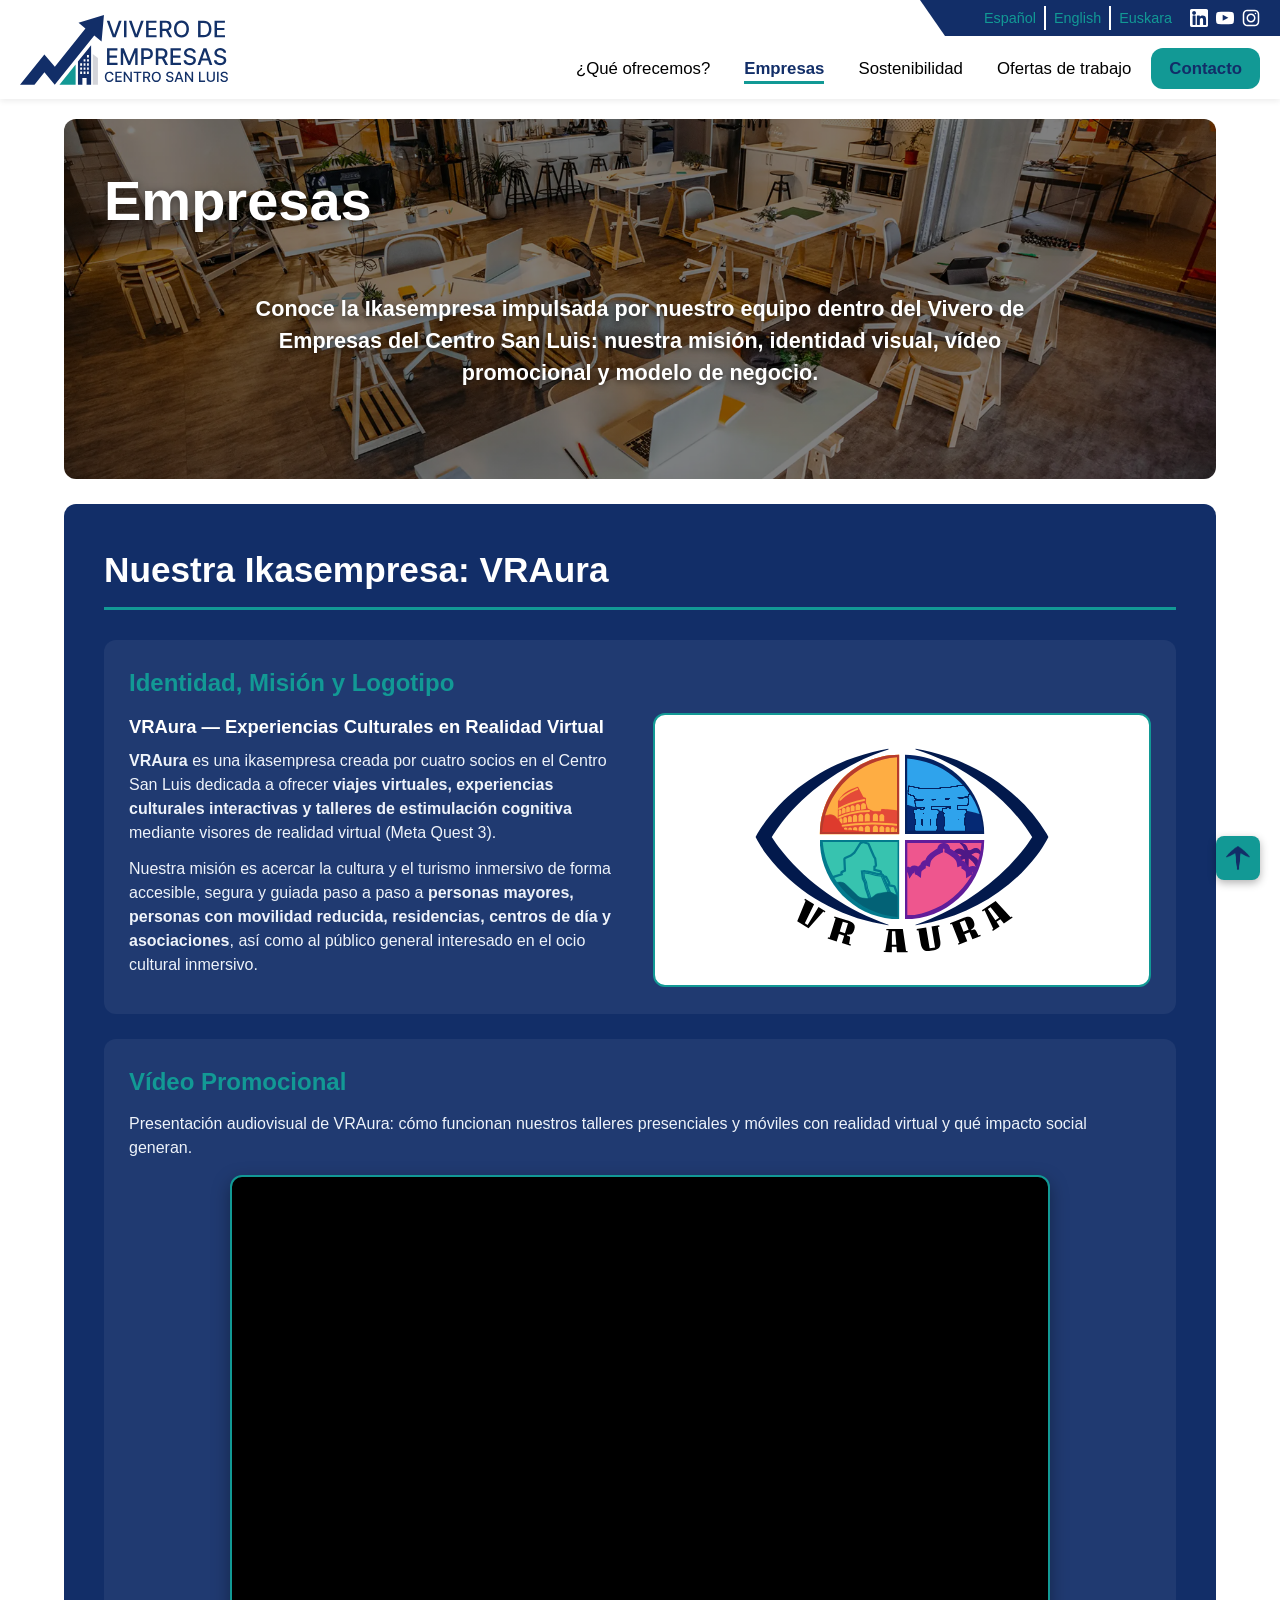
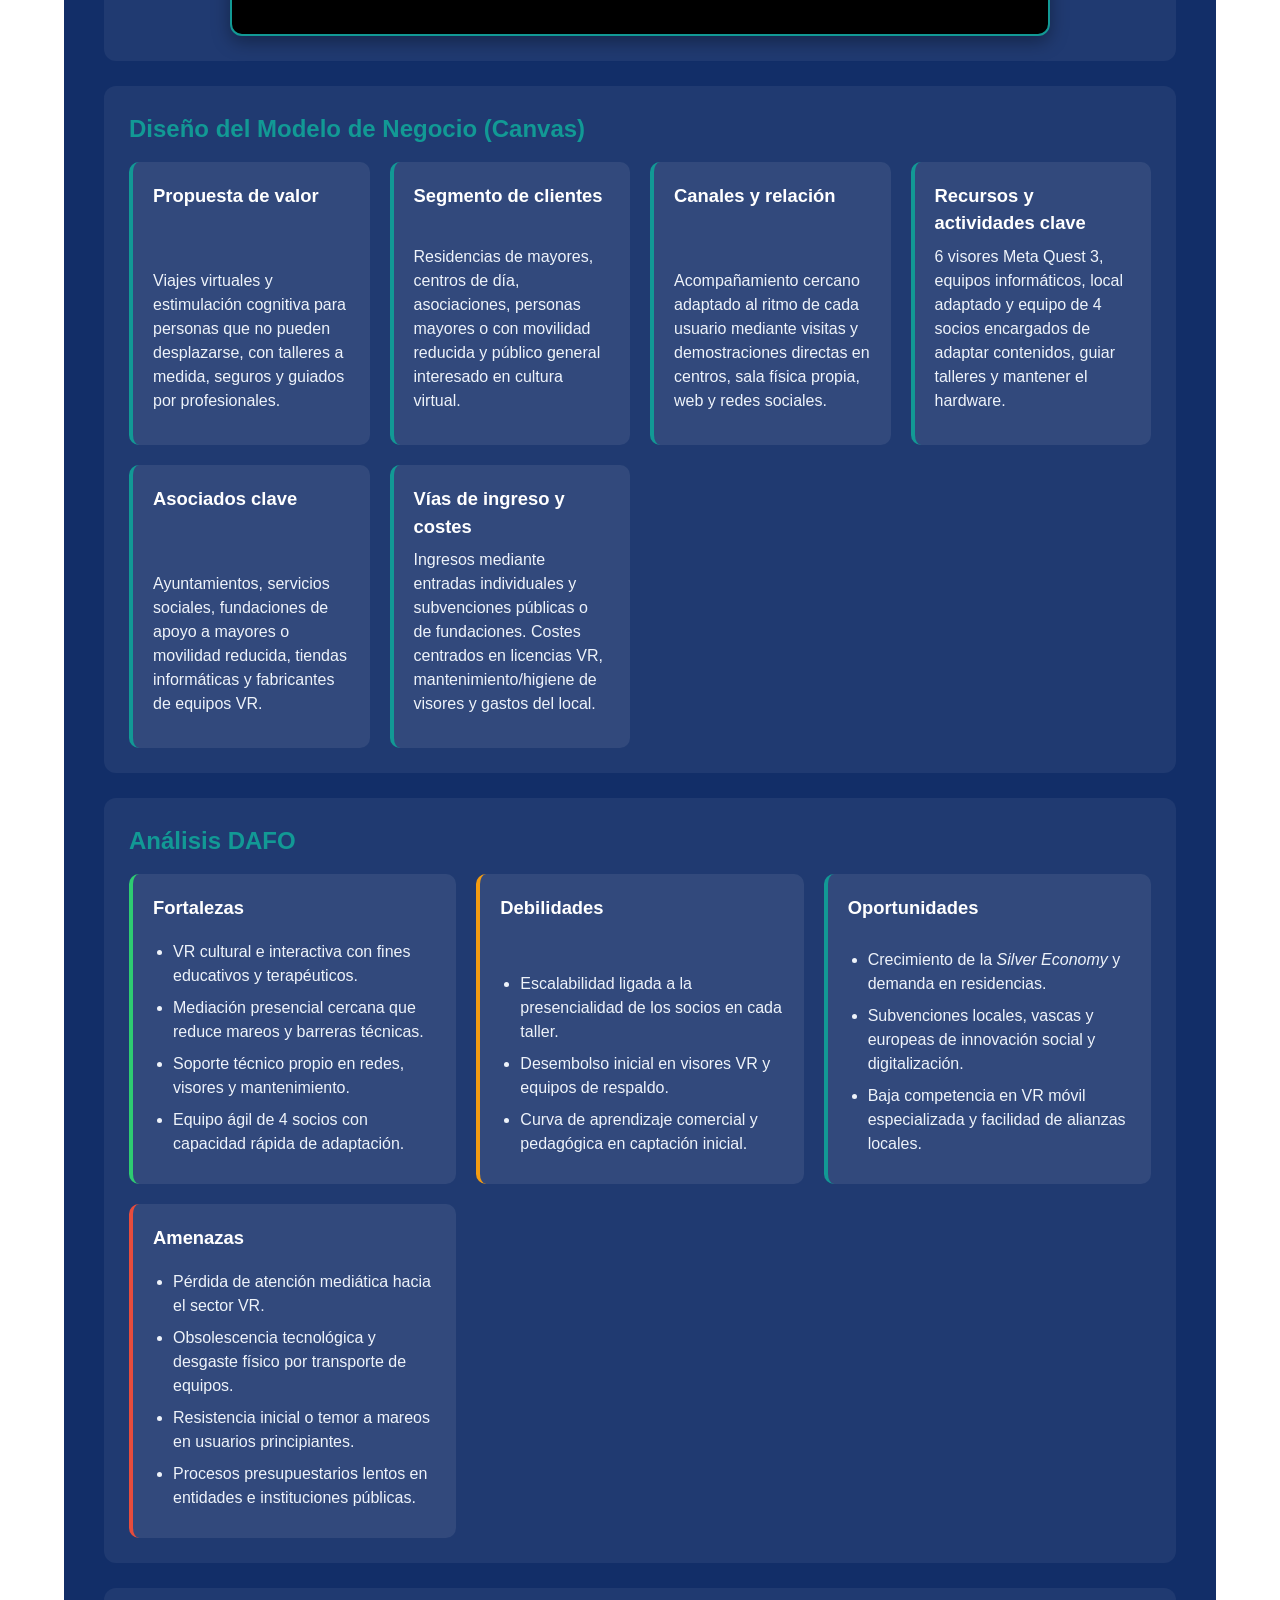
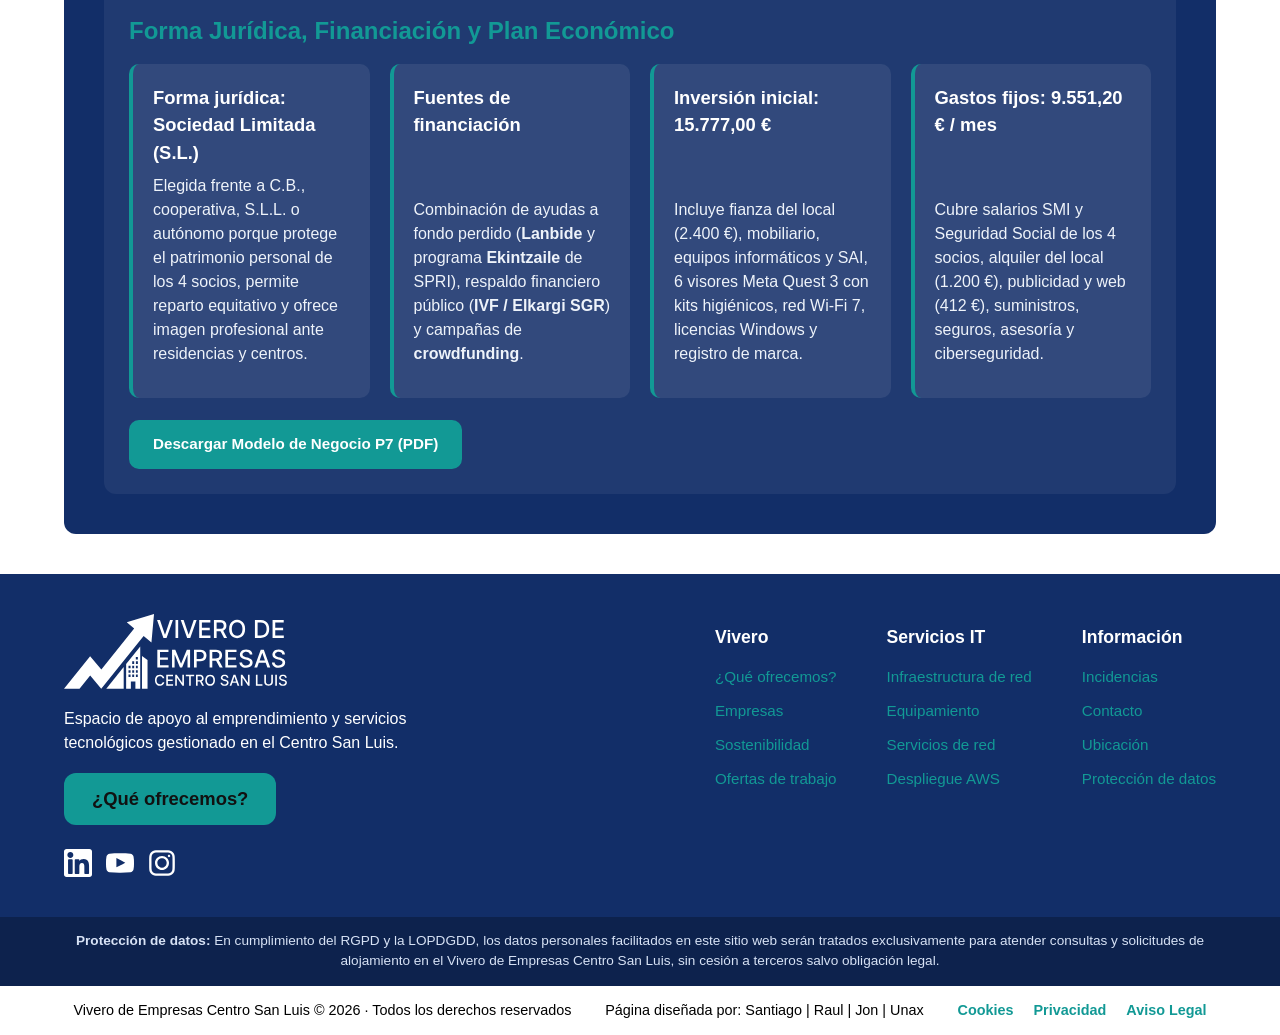
<file: empresas.html>
<!DOCTYPE html>
<html lang="es">

<head>
    <meta charset="UTF-8">
    <meta name="viewport" content="width=device-width, initial-scale=1.0">
    <title>Empresas | Vivero de Empresas Centro San Luis</title>
    <link rel="stylesheet" href="styles/style.css">
</head>

<body id="inicio">
    <header>
        <a href="index.html" class="logo-link">
            <img class="logo" src="images/LOGOVIVERO.svg" alt="Logo Vivero de Empresas Centro San Luis">
        </a>
        <div class="menus">
            <nav class="superior" aria-label="Idiomas y redes sociales">
                <ul class="idiomas">
                    <li><a href="#">Español</a></li>
                    <li class="separacion"><a href="#">English</a></li>
                    <li><a href="#">Euskara</a></li>
                </ul>
                <ul class="redes">
                    <li><a href="#" aria-label="LinkedIn"><img src="images/linkedinblanco.svg" alt="Logo LinkedIn"></a>
                    </li>
                    <li><a href="#" aria-label="YouTube"><img src="images/youtubeblanco.svg" alt="Logo YouTube"></a>
                    </li>
                    <li><a href="#" aria-label="Instagram"><img src="images/instagramblanco.svg"
                                alt="Logo Instagram"></a></li>
                </ul>
            </nav>
            <nav class="inferior" aria-label="Menú principal">
                <ul>
                    <li><a href="index.html">¿Qué ofrecemos?</a></li>
                    <li class="selected"><a href="empresas.html">Empresas</a></li>
                    <li><a href="sostenibilidad.html">Sostenibilidad</a></li>
                    <li><a href="ofertas.html">Ofertas de trabajo</a></li>
                    <li class="button"><a href="contacto.html">Contacto</a></li>
                </ul>
            </nav>
        </div>
    </header>

    <main>
        <section class="cabecera-seccion">
            <h1>Empresas</h1>
            <p class="resumen-seccion">
                Conoce la Ikasempresa impulsada por nuestro equipo dentro del Vivero de Empresas del Centro San Luis:
                nuestra misión, identidad visual, vídeo promocional y modelo de negocio.
            </p>
        </section>

        <section class="bloque-contenido">
            <h2>Nuestra Ikasempresa: VRAura</h2>

            <article class="subseccion">
                <h3>Identidad, Misión y Logotipo</h3>
                <div class="grid-dos-columnas">
                    <div>
                        <h4>VRAura &mdash; Experiencias Culturales en Realidad Virtual</h4>
                        <p>
                            <strong>VRAura</strong> es una ikasempresa creada por cuatro socios en el Centro San Luis
                            dedicada a ofrecer <strong>viajes virtuales, experiencias culturales interactivas y talleres
                                de estimulación cognitiva</strong> mediante visores de realidad virtual (Meta Quest
                            3).
                        </p>
                        <p>
                            Nuestra misión es acercar la cultura y el turismo inmersivo de forma accesible, segura y
                            guiada paso a paso a <strong>personas mayores, personas con movilidad reducida, residencias,
                                centros de día y asociaciones</strong>, así como al público general interesado en el
                            ocio cultural inmersivo.
                        </p>
                    </div>
                    <figure class="logo-ikasempresa">
                        <img src="images/logovraura.svg" alt="Logotipo oficial de la ikasempresa VRAura">
                    </figure>
                </div>
            </article>

            <article class="subseccion">
                <h3>Vídeo Promocional</h3>
                <p>
                    Presentación audiovisual de VRAura: cómo funcionan nuestros talleres presenciales y móviles con realidad virtual y qué impacto social generan.
                </p>
                <div class="contenedor-video">
                    <iframe
                        src="https://drive.google.com/file/d/1rWMoonY7ATtnx7gTC5WeEtQLw8WLwiXH/preview"
                        title="Vídeo promocional de la ikasempresa VRAura"
                        loading="lazy"
                        allow="accelerometer; autoplay; clipboard-write; encrypted-media; gyroscope; picture-in-picture; web-share"
                        allowfullscreen>
                    </iframe>
                </div>
            </article>
            <article class="subseccion">
                <h3>Diseño del Modelo de Negocio (Canvas)</h3>
                <div class="grid-tarjetas-info">
                    <div class="card-info">
                        <h4>Propuesta de valor</h4>
                        <p>Viajes virtuales y estimulación cognitiva para personas que no pueden desplazarse, con
                            talleres a medida, seguros y guiados por profesionales.</p>
                    </div>
                    <div class="card-info">
                        <h4>Segmento de clientes</h4>
                        <p>Residencias de mayores, centros de día, asociaciones, personas mayores o con movilidad
                            reducida y público general interesado en cultura virtual.</p>
                    </div>
                    <div class="card-info">
                        <h4>Canales y relación</h4>
                        <p>Acompañamiento cercano adaptado al ritmo de cada usuario mediante visitas y demostraciones
                            directas en centros, sala física propia, web y redes sociales.</p>
                    </div>
                    <div class="card-info">
                        <h4>Recursos y actividades clave</h4>
                        <p>6 visores Meta Quest 3, equipos informáticos, local adaptado y equipo de 4 socios encargados
                            de adaptar contenidos, guiar talleres y mantener el hardware.</p>
                    </div>
                    <div class="card-info">
                        <h4>Asociados clave</h4>
                        <p>Ayuntamientos, servicios sociales, fundaciones de apoyo a mayores o movilidad reducida,
                            tiendas informáticas y fabricantes de equipos VR.</p>
                    </div>
                    <div class="card-info">
                        <h4>Vías de ingreso y costes</h4>
                        <p>Ingresos mediante entradas individuales y subvenciones públicas o de fundaciones. Costes
                            centrados en licencias VR, mantenimiento/higiene de visores y gastos del local.</p>
                    </div>
                </div>
            </article>

            <article class="subseccion">
                <h3>Análisis DAFO</h3>
                <div class="grid-dafo">
                    <div class="card-info dafo-f">
                        <h4>Fortalezas</h4>
                        <ul class="lista-detalle">
                            <li>VR cultural e interactiva con fines educativos y terapéuticos.</li>
                            <li>Mediación presencial cercana que reduce mareos y barreras técnicas.</li>
                            <li>Soporte técnico propio en redes, visores y mantenimiento.</li>
                            <li>Equipo ágil de 4 socios con capacidad rápida de adaptación.</li>
                        </ul>
                    </div>

                    <div class="card-info dafo-d">
                        <h4>Debilidades</h4>
                        <ul class="lista-detalle">
                            <li>Escalabilidad ligada a la presencialidad de los socios en cada taller.</li>
                            <li>Desembolso inicial en visores VR y equipos de respaldo.</li>
                            <li>Curva de aprendizaje comercial y pedagógica en captación inicial.</li>
                        </ul>
                    </div>

                    <div class="card-info dafo-o">
                        <h4>Oportunidades</h4>
                        <ul class="lista-detalle">
                            <li>Crecimiento de la <em>Silver Economy</em> y demanda en residencias.</li>
                            <li>Subvenciones locales, vascas y europeas de innovación social y digitalización.</li>
                            <li>Baja competencia en VR móvil especializada y facilidad de alianzas locales.</li>
                        </ul>
                    </div>

                    <div class="card-info dafo-a">
                        <h4>Amenazas</h4>
                        <ul class="lista-detalle">
                            <li>Pérdida de atención mediática hacia el sector VR.</li>
                            <li>Obsolescencia tecnológica y desgaste físico por transporte de equipos.</li>
                            <li>Resistencia inicial o temor a mareos en usuarios principiantes.</li>
                            <li>Procesos presupuestarios lentos en entidades e instituciones públicas.</li>
                        </ul>
                    </div>
                </div>
            </article>

            <article class="subseccion">
                <h3>Forma Jurídica, Financiación y Plan Económico</h3>
                <div class="grid-tarjetas-info">
                    <div class="card-info">
                        <h4>Forma jurídica: Sociedad Limitada (S.L.)</h4>
                        <p>Elegida frente a C.B., cooperativa, S.L.L. o autónomo porque protege el patrimonio personal
                            de los 4 socios, permite reparto equitativo y ofrece imagen profesional ante residencias y
                            centros.</p>
                    </div>
                    <div class="card-info">
                        <h4>Fuentes de financiación</h4>
                        <p>Combinación de ayudas a fondo perdido (<strong>Lanbide</strong> y programa
                            <strong>Ekintzaile</strong> de SPRI), respaldo financiero público (<strong>IVF / Elkargi
                                SGR</strong>) y campañas de <strong>crowdfunding</strong>.
                        </p>
                    </div>
                    <div class="card-info">
                        <h4>Inversión inicial: 15.777,00 &euro;</h4>
                        <p>Incluye fianza del local (2.400 &euro;), mobiliario, equipos informáticos y SAI, 6 visores
                            Meta Quest 3 con kits higiénicos, red Wi-Fi 7, licencias Windows y registro de marca.</p>
                    </div>
                    <div class="card-info">
                        <h4>Gastos fijos: 9.551,20 &euro; / mes</h4>
                        <p>Cubre salarios SMI y Seguridad Social de los 4 socios, alquiler del local (1.200 &euro;),
                            publicidad y web (412 &euro;), suministros, seguros, asesoría y ciberseguridad.</p>
                    </div>
                </div>

                <div class="acciones-descarga">
                    <a href="docs/P7-Modelo-Negocio-VRAura.pdf" class="btn-descarga"
                        download="P7-Modelo-Negocio-VRAura.pdf">Descargar Modelo de Negocio P7 (PDF)</a>
                </div>
            </article>
        </section>
    </main>

    <a href="#inicio" class="btn-subir" aria-label="Volver al inicio">
        <img src="images/MiniFletcha.png" alt="Subir">
    </a>

    <footer>
        <div class="sec1">
            <div class="footer-info">
                <a href="index.html">
                    <img class="logo2" src="images/LOGOVIVERO Blanco.svg" alt="Logo Vivero San Luis">
                </a>
                <p>
                    Espacio de apoyo al emprendimiento y servicios tecnológicos gestionado en el Centro San Luis.
                </p>
                <a href="index.html#queofrecemos" class="btn-footer">¿Qué ofrecemos?</a>
                <ul class="footer-redes">
                    <li><a href="#" aria-label="LinkedIn"><img src="images/linkedinblanco.svg" alt="Logo LinkedIn"></a>
                    </li>
                    <li><a href="#" aria-label="YouTube"><img src="images/youtubeblanco.svg" alt="Logo YouTube"></a>
                    </li>
                    <li><a href="#" aria-label="Instagram"><img src="images/instagramblanco.svg"
                                alt="Logo Instagram"></a></li>
                </ul>
            </div>

            <div class="footer-enlaces">
                <div class="columna-enlaces">
                    <h4>Vivero</h4>
                    <ul>
                        <li><a href="index.html">¿Qué ofrecemos?</a></li>
                        <li><a href="empresas.html">Empresas</a></li>
                        <li><a href="sostenibilidad.html">Sostenibilidad</a></li>
                        <li><a href="ofertas.html">Ofertas de trabajo</a></li>
                    </ul>
                </div>

                <div class="columna-enlaces">
                    <h4>Servicios IT</h4>
                    <ul>
                        <li><a href="index.html#infraestructura-red">Infraestructura de red</a></li>
                        <li><a href="index.html#equipamiento">Equipamiento</a></li>
                        <li><a href="index.html#servicios-red">Servicios de red</a></li>
                        <li><a href="index.html#despliegue-aws">Despliegue AWS</a></li>
                    </ul>
                </div>

                <div class="columna-enlaces">
                    <h4>Información</h4>
                    <ul>
                        <li><a href="index.html#incidencias">Incidencias</a></li>
                        <li><a href="contacto.html">Contacto</a></li>
                        <li><a href="contacto.html#ubicacion">Ubicación</a></li>
                        <li><a href="#proteccion-datos">Protección de datos</a></li>
                    </ul>
                </div>
            </div>
        </div>

        <div class="aviso-datos" id="proteccion-datos">
            <p>
                <strong>Protección de datos:</strong> En cumplimiento del RGPD y la LOPDGDD, los datos personales
                facilitados en este sitio web serán tratados exclusivamente para atender consultas y solicitudes de
                alojamiento en el Vivero de Empresas Centro San Luis, sin cesión a terceros salvo obligación legal.
            </p>
        </div>

        <div class="sec2">
            <p>Vivero de Empresas Centro San Luis &copy; 2026 &middot; Todos los derechos reservados</p>
            <p>Página diseñada por: Santiago | Raul | Jon | Unax</p>
            <nav aria-label="Enlaces legales">
                <ul>
                    <li><a href="#">Cookies</a></li>
                    <li><a href="#">Privacidad</a></li>
                    <li><a href="#">Aviso Legal</a></li>
                </ul>
            </nav>
        </div>
    </footer>
</body>

</html>
</file>
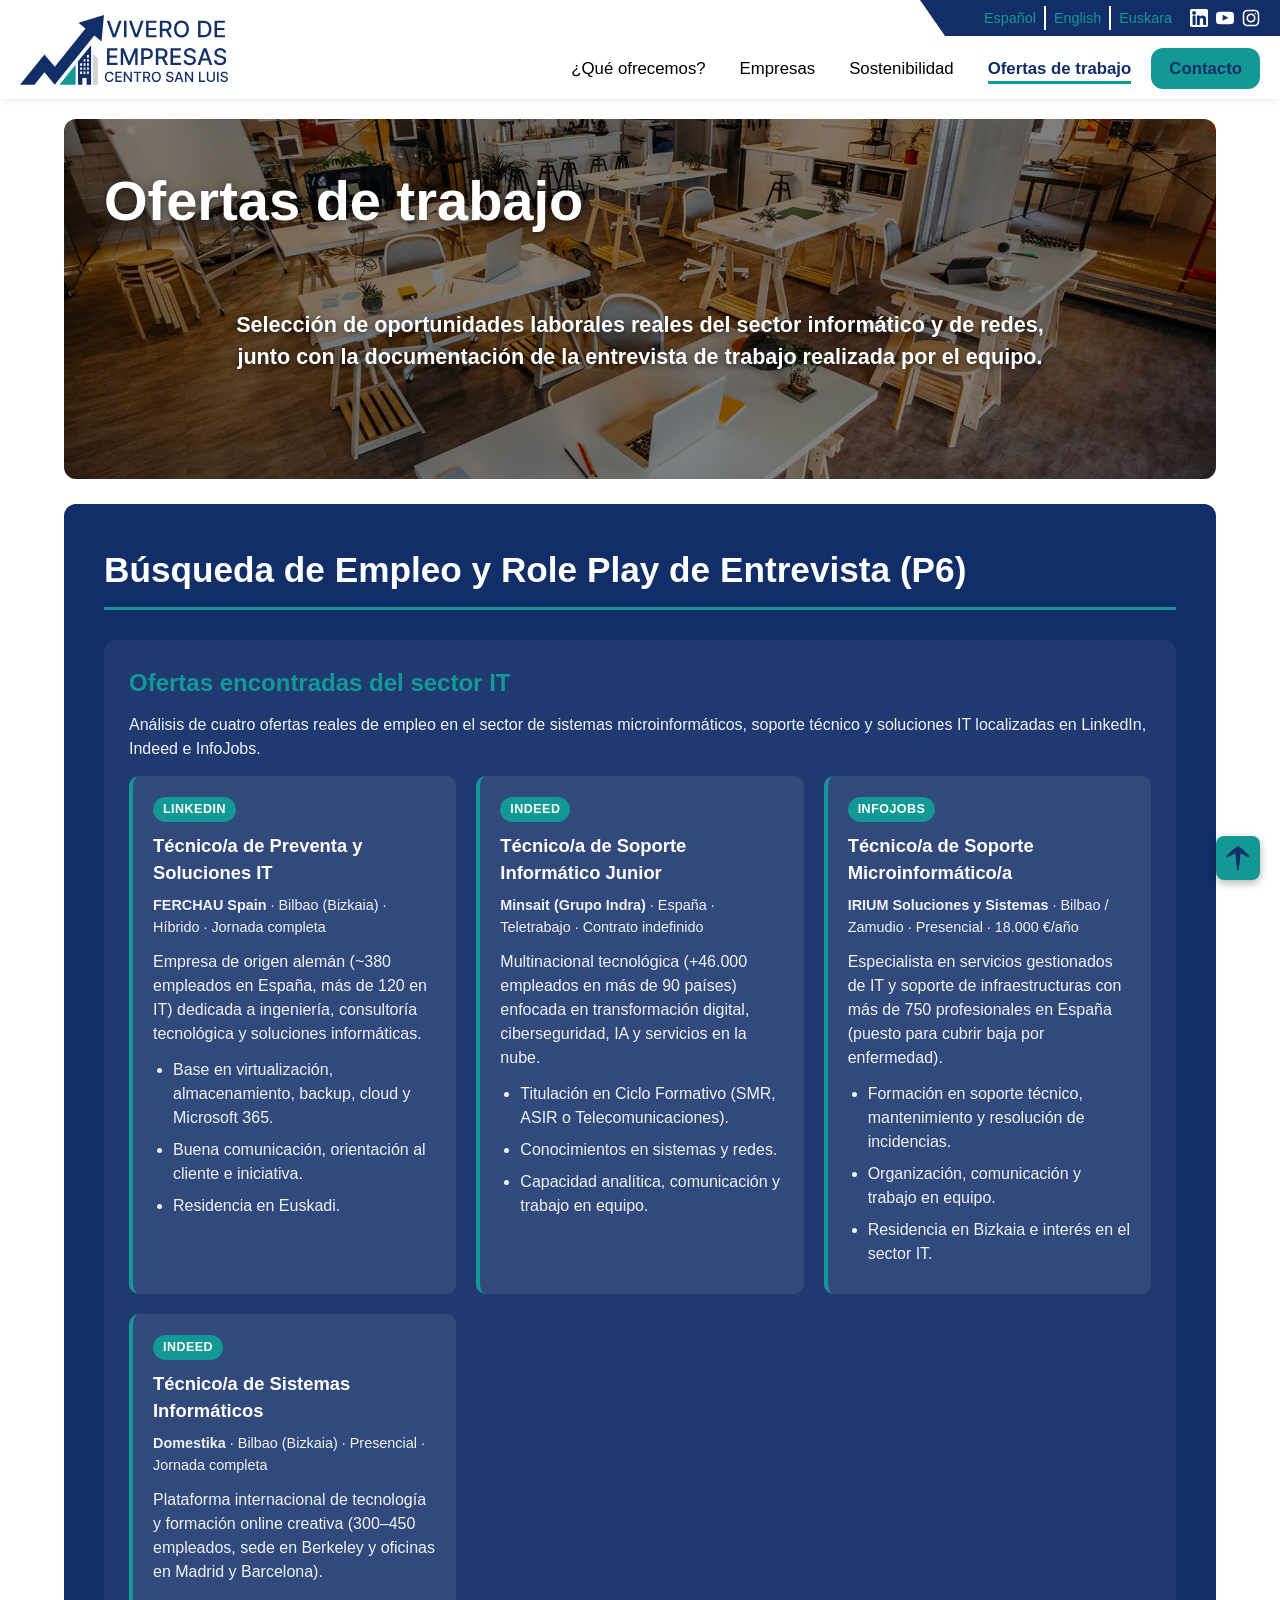
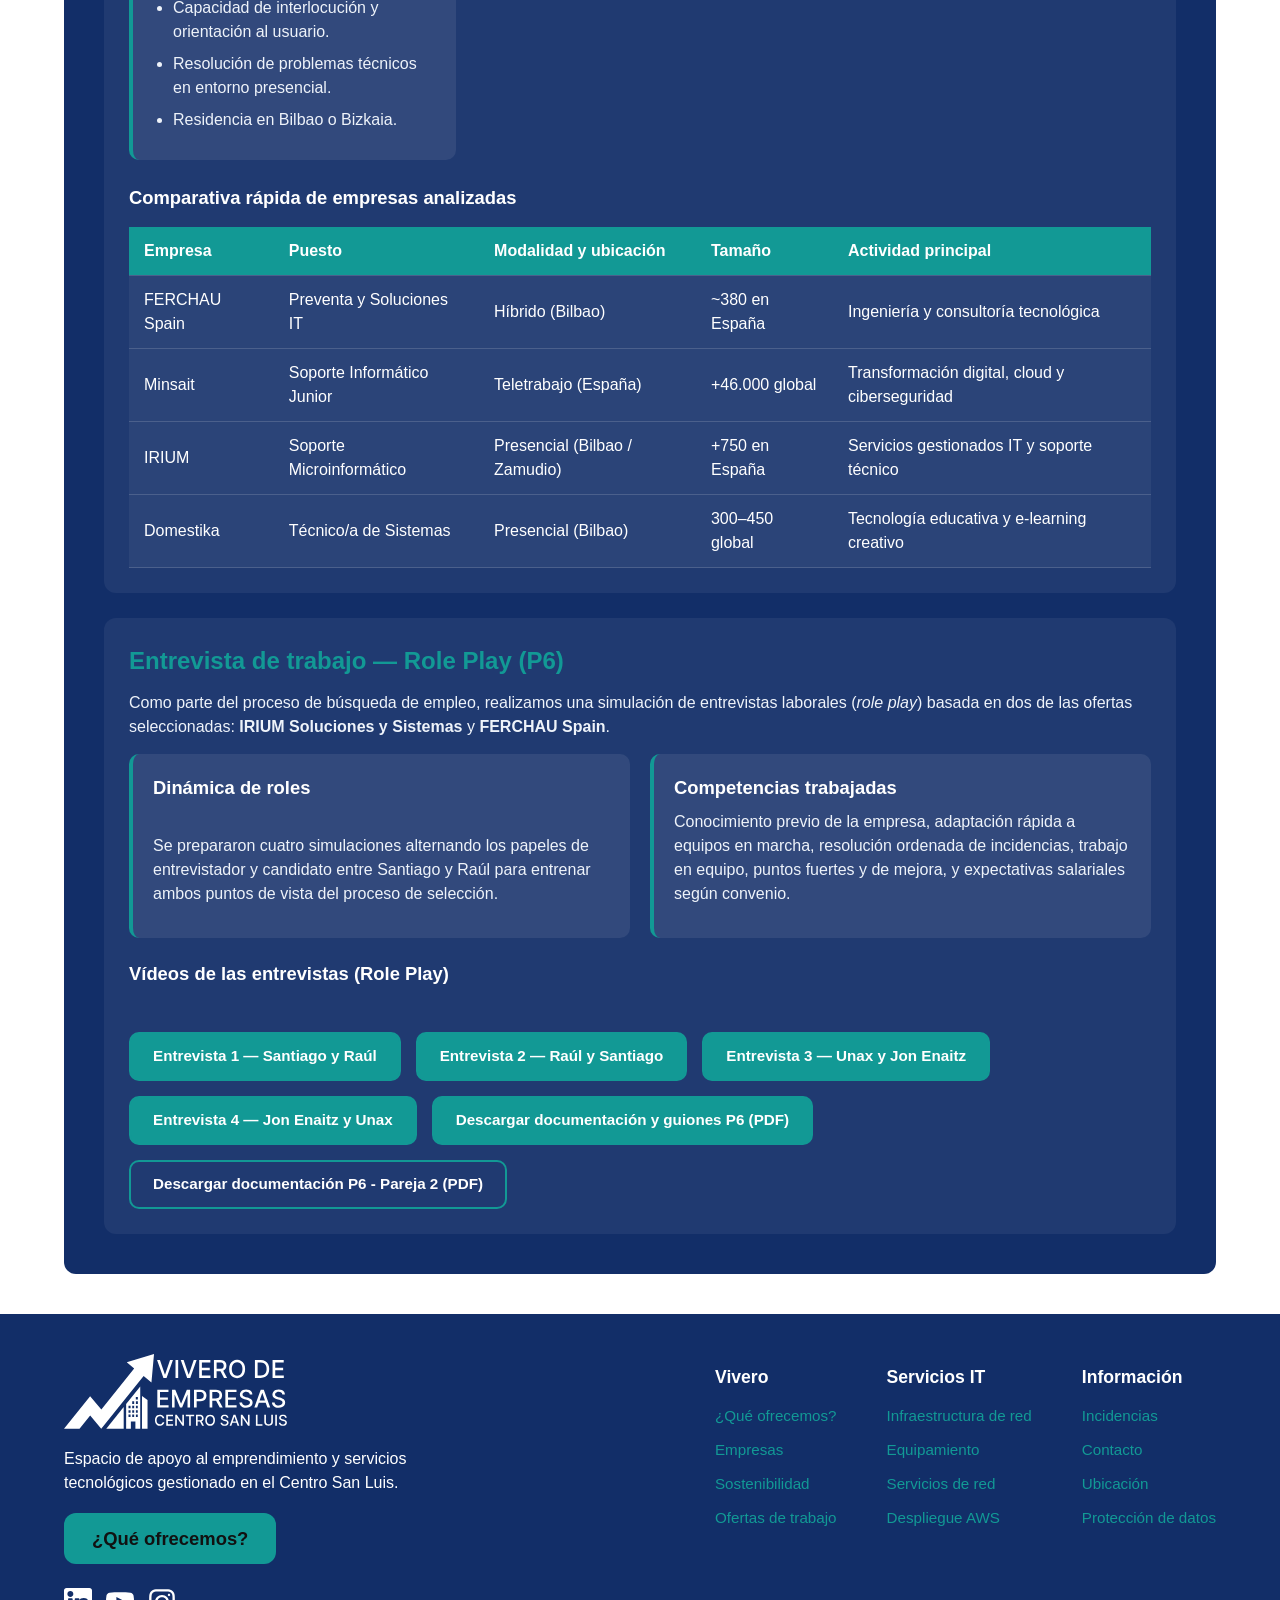
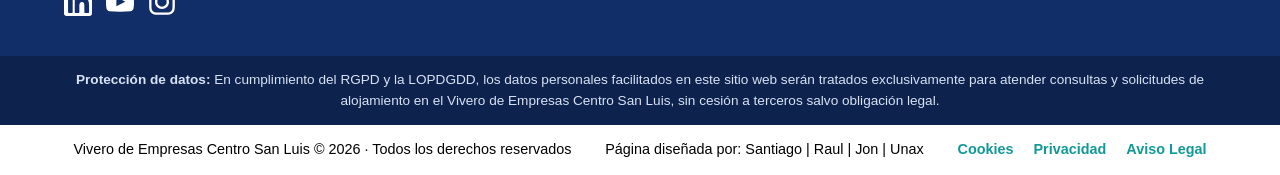
<file: ofertas.html>
<!DOCTYPE html>
<html lang="es">

<head>
    <meta charset="UTF-8">
    <meta name="viewport" content="width=device-width, initial-scale=1.0">
    <title>Ofertas de trabajo | Vivero de Empresas Centro San Luis</title>
    <link rel="stylesheet" href="styles/style.css">
</head>

<body id="inicio">
    <header>
        <a href="index.html" class="logo-link">
            <img class="logo" src="images/LOGOVIVERO.svg" alt="Logo Vivero de Empresas Centro San Luis">
        </a>
        <div class="menus">
            <nav class="superior" aria-label="Idiomas y redes sociales">
                <ul class="idiomas">
                    <li><a href="#">Español</a></li>
                    <li class="separacion"><a href="#">English</a></li>
                    <li><a href="#">Euskara</a></li>
                </ul>
                <ul class="redes">
                    <li><a href="#" aria-label="LinkedIn"><img src="images/linkedinblanco.svg" alt="Logo LinkedIn"></a>
                    </li>
                    <li><a href="#" aria-label="YouTube"><img src="images/youtubeblanco.svg" alt="Logo YouTube"></a>
                    </li>
                    <li><a href="#" aria-label="Instagram"><img src="images/instagramblanco.svg"
                                alt="Logo Instagram"></a></li>
                </ul>
            </nav>
            <nav class="inferior" aria-label="Menú principal">
                <ul>
                    <li><a href="index.html">¿Qué ofrecemos?</a></li>
                    <li><a href="empresas.html">Empresas</a></li>
                    <li><a href="sostenibilidad.html">Sostenibilidad</a></li>
                    <li class="selected"><a href="ofertas.html">Ofertas de trabajo</a></li>
                    <li class="button"><a href="contacto.html">Contacto</a></li>
                </ul>
            </nav>
        </div>
    </header>

    <main>
        <section class="cabecera-seccion">
            <h1>Ofertas de trabajo</h1>
            <p class="resumen-seccion">
                Selección de oportunidades laborales reales del sector informático y de redes, junto con la
                documentación de la entrevista de trabajo realizada por el equipo.
            </p>
        </section>

        <section class="bloque-contenido">
            <h2>Búsqueda de Empleo y Role Play de Entrevista (P6)</h2>

            <article class="subseccion" id="ofertas-sector">
                <h3>Ofertas encontradas del sector IT</h3>
                <p>
                    Análisis de cuatro ofertas reales de empleo en el sector de sistemas microinformáticos, soporte
                    técnico y soluciones IT localizadas en LinkedIn, Indeed e InfoJobs.
                </p>

                <div class="grid-ofertas">
                    <div class="card-info">
                        <div>
                            <span class="etiqueta-portal">LinkedIn</span>
                            <h4>Técnico/a de Preventa y Soluciones IT</h4>
                            <p class="meta-oferta">
                                <strong>FERCHAU Spain</strong> &middot; Bilbao (Bizkaia) &middot; Híbrido &middot;
                                Jornada completa
                            </p>
                            <p>
                                Empresa de origen alemán (~380 empleados en España, más de 120 en IT) dedicada a
                                ingeniería, consultoría tecnológica y soluciones informáticas.
                            </p>
                            <ul class="lista-detalle">
                                <li>Base en virtualización, almacenamiento, backup, cloud y Microsoft 365.</li>
                                <li>Buena comunicación, orientación al cliente e iniciativa.</li>
                                <li>Residencia en Euskadi.</li>
                            </ul>
                        </div>
                    </div>

                    <div class="card-info">
                        <div>
                            <span class="etiqueta-portal">Indeed</span>
                            <h4>Técnico/a de Soporte Informático Junior</h4>
                            <p class="meta-oferta">
                                <strong>Minsait (Grupo Indra)</strong> &middot; España &middot; Teletrabajo &middot;
                                Contrato indefinido
                            </p>
                            <p>
                                Multinacional tecnológica (+46.000 empleados en más de 90 países) enfocada en
                                transformación digital, ciberseguridad, IA y servicios en la nube.
                            </p>
                            <ul class="lista-detalle">
                                <li>Titulación en Ciclo Formativo (SMR, ASIR o Telecomunicaciones).</li>
                                <li>Conocimientos en sistemas y redes.</li>
                                <li>Capacidad analítica, comunicación y trabajo en equipo.</li>
                            </ul>
                        </div>
                    </div>

                    <div class="card-info">
                        <div>
                            <span class="etiqueta-portal">InfoJobs</span>
                            <h4>Técnico/a de Soporte Microinformático/a</h4>
                            <p class="meta-oferta">
                                <strong>IRIUM Soluciones y Sistemas</strong> &middot; Bilbao / Zamudio &middot;
                                Presencial &middot; 18.000 &euro;/año
                            </p>
                            <p>
                                Especialista en servicios gestionados de IT y soporte de infraestructuras con más de 750
                                profesionales en España (puesto para cubrir baja por enfermedad).
                            </p>
                            <ul class="lista-detalle">
                                <li>Formación en soporte técnico, mantenimiento y resolución de incidencias.</li>
                                <li>Organización, comunicación y trabajo en equipo.</li>
                                <li>Residencia en Bizkaia e interés en el sector IT.</li>
                            </ul>
                        </div>
                    </div>

                    <div class="card-info">
                        <div>
                            <span class="etiqueta-portal">Indeed</span>
                            <h4>Técnico/a de Sistemas Informáticos</h4>
                            <p class="meta-oferta">
                                <strong>Domestika</strong> &middot; Bilbao (Bizkaia) &middot; Presencial &middot;
                                Jornada completa
                            </p>
                            <p>
                                Plataforma internacional de tecnología y formación online creativa (300–450 empleados,
                                sede en Berkeley y oficinas en Madrid y Barcelona).
                            </p>
                            <ul class="lista-detalle">
                                <li>Capacidad de interlocución y orientación al usuario.</li>
                                <li>Resolución de problemas técnicos en entorno presencial.</li>
                                <li>Residencia en Bilbao o Bizkaia.</li>
                            </ul>
                        </div>
                    </div>
                </div>

                <h4>Comparativa rápida de empresas analizadas</h4>
                <div class="tabla-contenedor">
                    <table class="tabla-datos">
                        <thead>
                            <tr>
                                <th>Empresa</th>
                                <th>Puesto</th>
                                <th>Modalidad y ubicación</th>
                                <th>Tamaño</th>
                                <th>Actividad principal</th>
                            </tr>
                        </thead>
                        <tbody>
                            <tr>
                                <td>FERCHAU Spain</td>
                                <td>Preventa y Soluciones IT</td>
                                <td>Híbrido (Bilbao)</td>
                                <td>~380 en España</td>
                                <td>Ingeniería y consultoría tecnológica</td>
                            </tr>
                            <tr>
                                <td>Minsait</td>
                                <td>Soporte Informático Junior</td>
                                <td>Teletrabajo (España)</td>
                                <td>+46.000 global</td>
                                <td>Transformación digital, cloud y ciberseguridad</td>
                            </tr>
                            <tr>
                                <td>IRIUM</td>
                                <td>Soporte Microinformático</td>
                                <td>Presencial (Bilbao / Zamudio)</td>
                                <td>+750 en España</td>
                                <td>Servicios gestionados IT y soporte técnico</td>
                            </tr>
                            <tr>
                                <td>Domestika</td>
                                <td>Técnico/a de Sistemas</td>
                                <td>Presencial (Bilbao)</td>
                                <td>300–450 global</td>
                                <td>Tecnología educativa y e-learning creativo</td>
                            </tr>
                        </tbody>
                    </table>
                </div>
            </article>

            <article class="subseccion" id="entrevista-trabajo">
                <h3>Entrevista de trabajo &mdash; Role Play (P6)</h3>
                <p>
                    Como parte del proceso de búsqueda de empleo, realizamos una simulación de entrevistas laborales
                    (<em>role play</em>) basada en dos de las ofertas seleccionadas: <strong>IRIUM Soluciones y
                        Sistemas</strong> y <strong>FERCHAU Spain</strong>.
                </p>

                <div class="grid-tarjetas-info">
                    <div class="card-info">
                        <h4>Dinámica de roles</h4>
                        <p>
                            Se prepararon cuatro simulaciones alternando los papeles de entrevistador y candidato entre
                            Santiago y Raúl para entrenar ambos puntos de vista del proceso de selección.
                        </p>
                    </div>

                    <div class="card-info">
                        <h4>Competencias trabajadas</h4>
                        <p>
                            Conocimiento previo de la empresa, adaptación rápida a equipos en marcha, resolución
                            ordenada de incidencias, trabajo en equipo, puntos fuertes y de mejora, y expectativas
                            salariales según convenio.
                        </p>
                    </div>
                </div>

                <div class="acciones-descarga">
                    <h4>Vídeos de las entrevistas (Role Play)</h4>
                    <div class="acciones-descarga">
                        <a href="PEGA_AQUI_ENLACE_DRIVE_1" class="btn-descarga" target="_blank"
                            rel="noopener noreferrer">
                            Entrevista 1 &mdash; Santiago y Raúl
                        </a>
                        <a href="PEGA_AQUI_ENLACE_DRIVE_2" class="btn-descarga" target="_blank"
                            rel="noopener noreferrer">
                            Entrevista 2 &mdash; Raúl y Santiago
                        </a>
                        <a href="PEGA_AQUI_ENLACE_DRIVE_3" class="btn-descarga" target="_blank"
                            rel="noopener noreferrer">
                            Entrevista 3 &mdash; Unax y Jon Enaitz
                        </a>
                        <a href="PEGA_AQUI_ENLACE_DRIVE_4" class="btn-descarga" target="_blank"
                            rel="noopener noreferrer">
                            Entrevista 4 &mdash; Jon Enaitz y Unax
                        </a>

                        <a href="docs/P6-Busqueda-Empleo-Entrevista.pdf" class="btn-descarga"
                            download="P6-Busqueda-Empleo-Entrevista.pdf">
                            Descargar documentación y guiones P6 (PDF)
                        </a>
                        <a href="docs/P6-Busqueda-Empleo-Entrevista-p2.pdf" class="btn-descarga btn-descarga-sec"
                            download="P6-Busqueda-Empleo-Entrevista-p2.pdf">
                            Descargar documentación P6 - Pareja 2 (PDF)
                        </a>
                    </div>
                </div>
            </article>
        </section>
    </main>

    <a href="#inicio" class="btn-subir" aria-label="Volver al inicio">
        <img src="images/MiniFletcha.png" alt="Subir">
    </a>

    <footer>
        <div class="sec1">
            <div class="footer-info">
                <a href="index.html">
                    <img class="logo2" src="images/LOGOVIVERO Blanco.svg" alt="Logo Vivero San Luis">
                </a>
                <p>
                    Espacio de apoyo al emprendimiento y servicios tecnológicos gestionado en el Centro San Luis.
                </p>
                <a href="index.html#queofrecemos" class="btn-footer">¿Qué ofrecemos?</a>
                <ul class="footer-redes">
                    <li><a href="#" aria-label="LinkedIn"><img src="images/linkedinblanco.svg" alt="Logo LinkedIn"></a>
                    </li>
                    <li><a href="#" aria-label="YouTube"><img src="images/youtubeblanco.svg" alt="Logo YouTube"></a>
                    </li>
                    <li><a href="#" aria-label="Instagram"><img src="images/instagramblanco.svg"
                                alt="Logo Instagram"></a></li>
                </ul>
            </div>

            <div class="footer-enlaces">
                <div class="columna-enlaces">
                    <h4>Vivero</h4>
                    <ul>
                        <li><a href="index.html">¿Qué ofrecemos?</a></li>
                        <li><a href="empresas.html">Empresas</a></li>
                        <li><a href="sostenibilidad.html">Sostenibilidad</a></li>
                        <li><a href="ofertas.html">Ofertas de trabajo</a></li>
                    </ul>
                </div>

                <div class="columna-enlaces">
                    <h4>Servicios IT</h4>
                    <ul>
                        <li><a href="index.html#infraestructura-red">Infraestructura de red</a></li>
                        <li><a href="index.html#equipamiento">Equipamiento</a></li>
                        <li><a href="index.html#servicios-red">Servicios de red</a></li>
                        <li><a href="index.html#despliegue-aws">Despliegue AWS</a></li>
                    </ul>
                </div>

                <div class="columna-enlaces">
                    <h4>Información</h4>
                    <ul>
                        <li><a href="index.html#incidencias">Incidencias</a></li>
                        <li><a href="contacto.html">Contacto</a></li>
                        <li><a href="contacto.html#ubicacion">Ubicación</a></li>
                        <li><a href="#proteccion-datos">Protección de datos</a></li>
                    </ul>
                </div>
            </div>
        </div>

        <div class="aviso-datos" id="proteccion-datos">
            <p>
                <strong>Protección de datos:</strong> En cumplimiento del RGPD y la LOPDGDD, los datos personales
                facilitados en este sitio web serán tratados exclusivamente para atender consultas y solicitudes de
                alojamiento en el Vivero de Empresas Centro San Luis, sin cesión a terceros salvo obligación legal.
            </p>
        </div>

        <div class="sec2">
            <p>Vivero de Empresas Centro San Luis &copy; 2026 &middot; Todos los derechos reservados</p>
            <p>Página diseñada por: Santiago | Raul | Jon | Unax</p>
            <nav aria-label="Enlaces legales">
                <ul>
                    <li><a href="#">Cookies</a></li>
                    <li><a href="#">Privacidad</a></li>
                    <li><a href="#">Aviso Legal</a></li>
                </ul>
            </nav>
        </div>
    </footer>
</body>

</html>
</file>
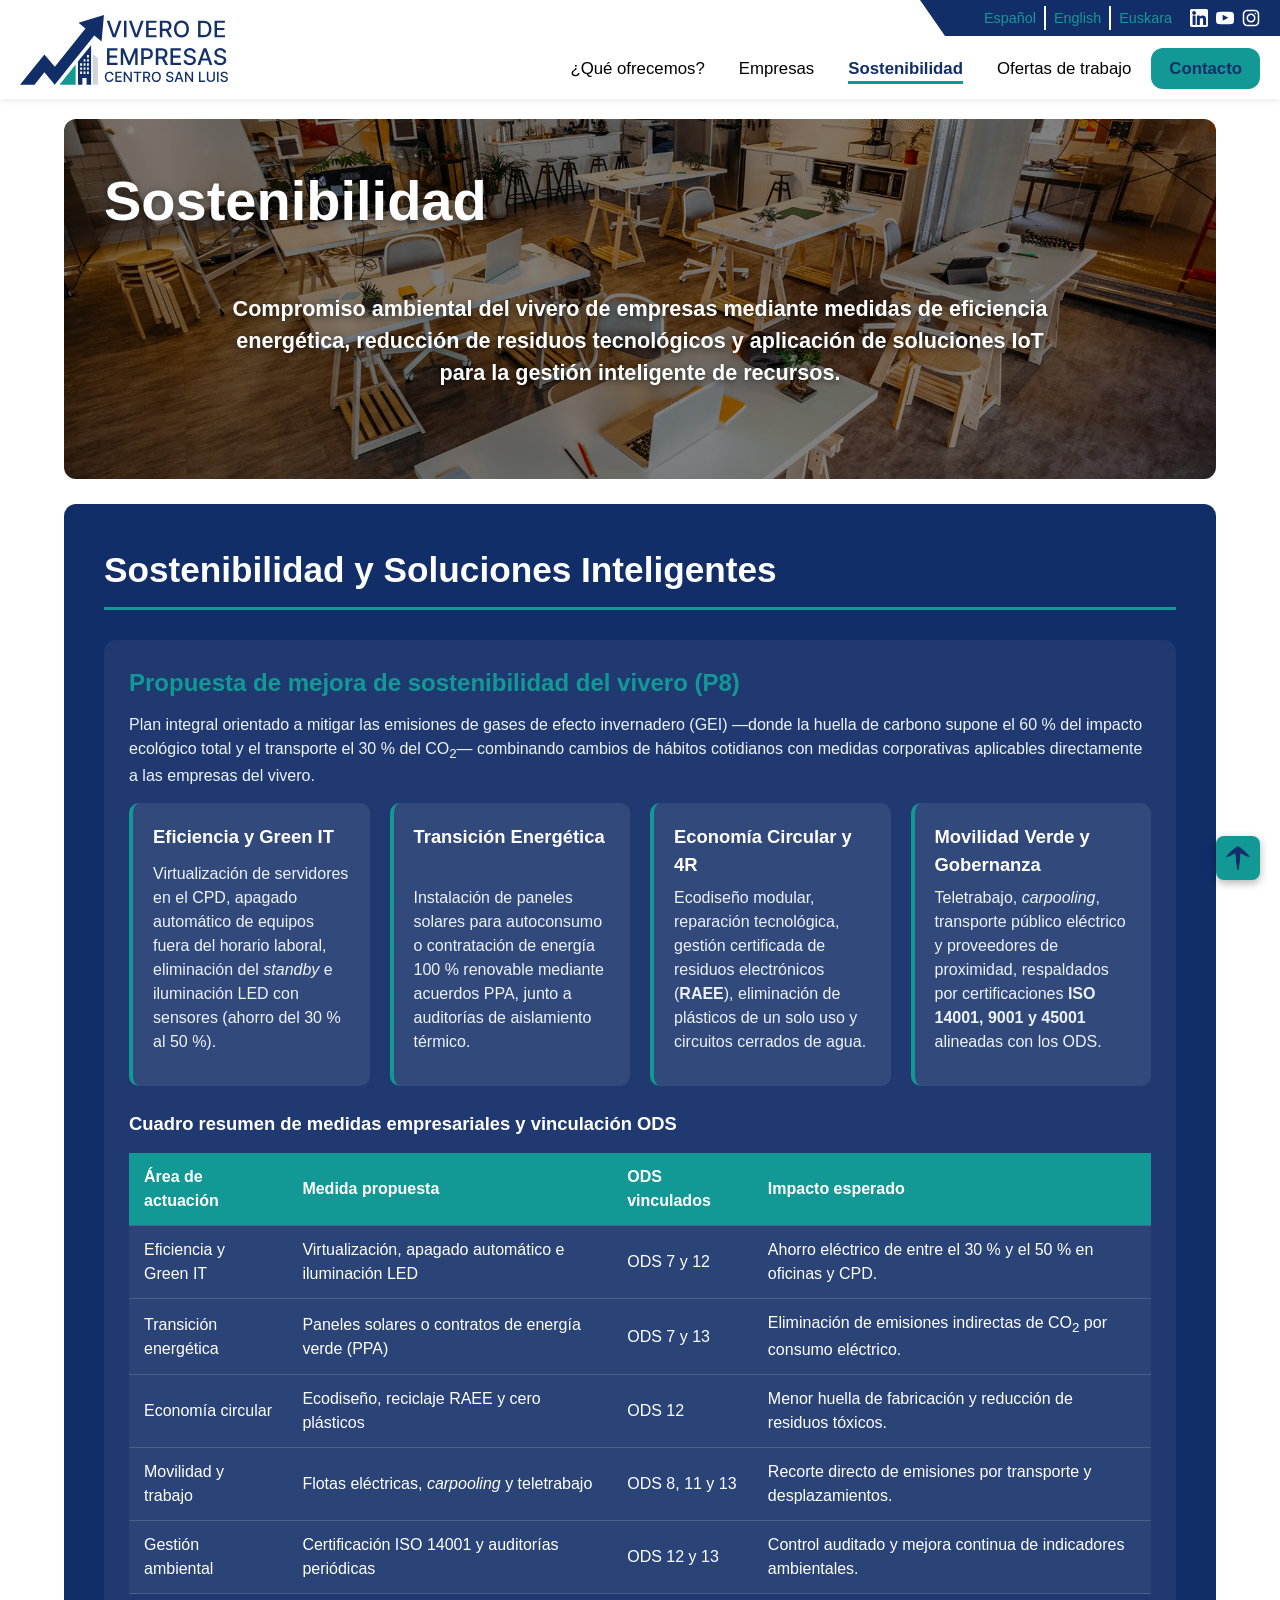
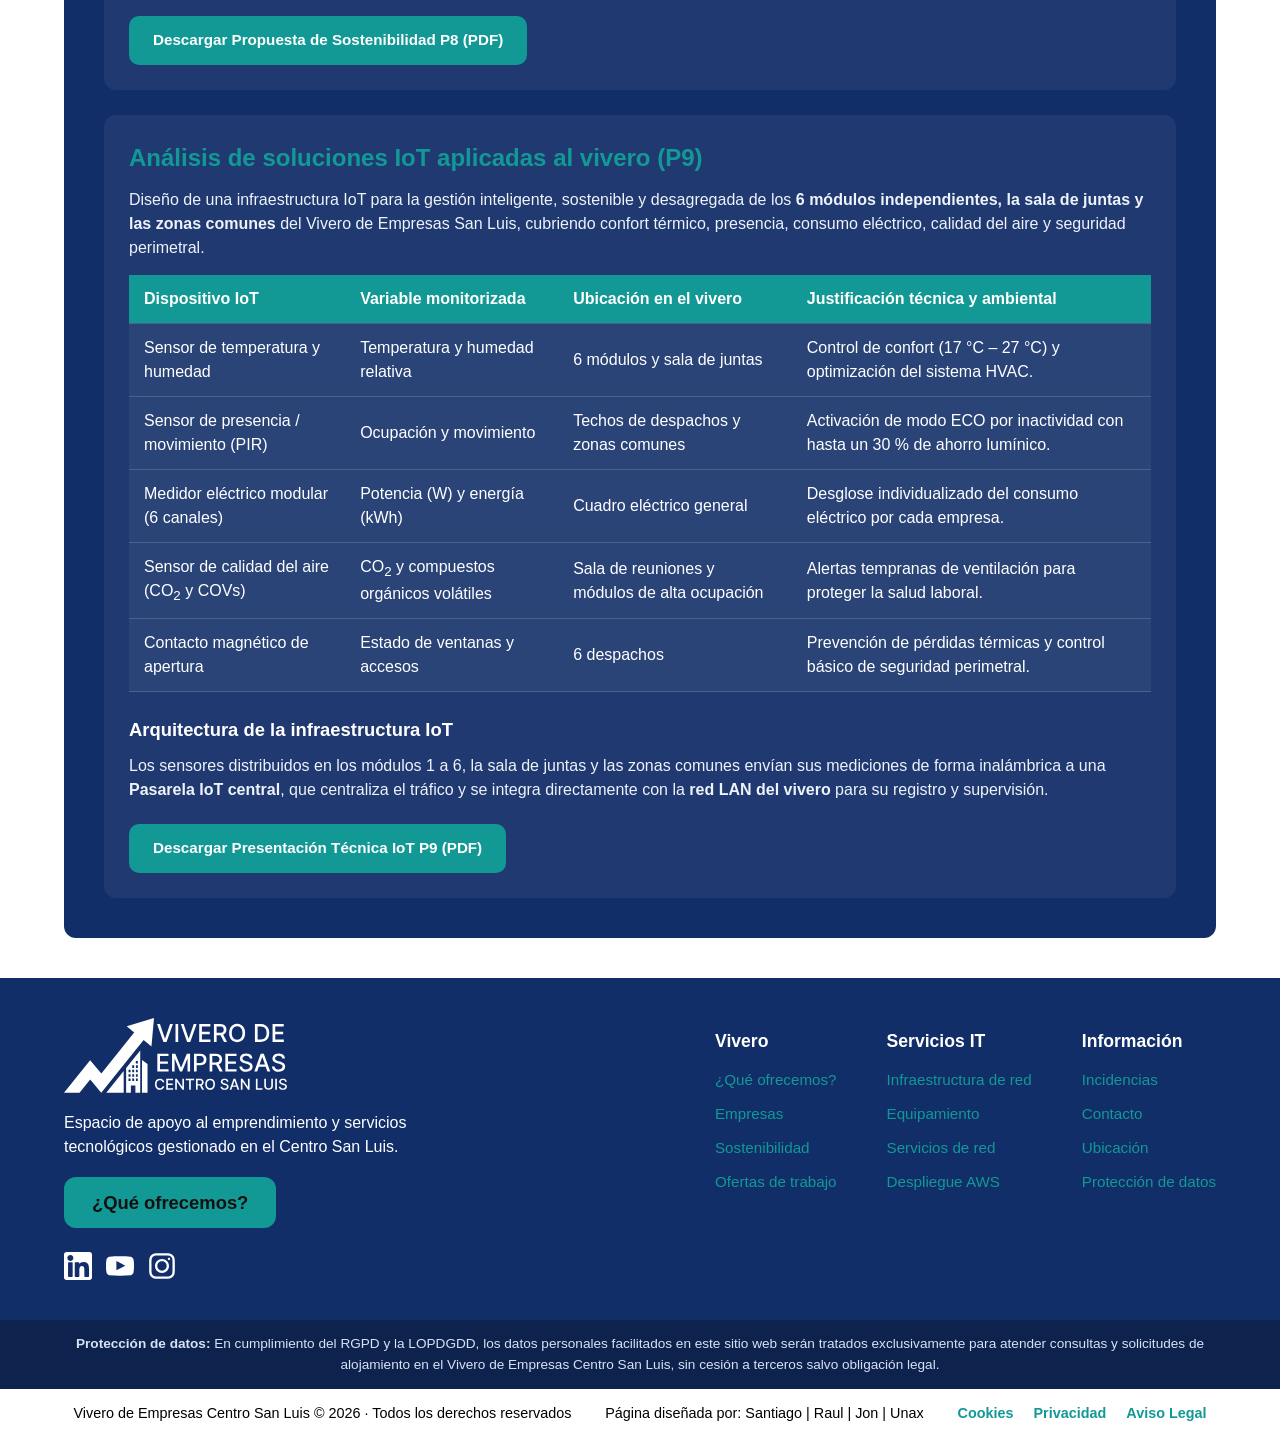
<file: sostenibilidad.html>
<!DOCTYPE html>
<html lang="es">

<head>
    <meta charset="UTF-8">
    <meta name="viewport" content="width=device-width, initial-scale=1.0">
    <title>Sostenibilidad | Vivero de Empresas Centro San Luis</title>
    <link rel="stylesheet" href="styles/style.css">
</head>

<body id="inicio">
    <header>
        <a href="index.html" class="logo-link">
            <img class="logo" src="images/LOGOVIVERO.svg" alt="Logo Vivero de Empresas Centro San Luis">
        </a>
        <div class="menus">
            <nav class="superior" aria-label="Idiomas y redes sociales">
                <ul class="idiomas">
                    <li><a href="#">Español</a></li>
                    <li class="separacion"><a href="#">English</a></li>
                    <li><a href="#">Euskara</a></li>
                </ul>
                <ul class="redes">
                    <li><a href="#" aria-label="LinkedIn"><img src="images/linkedinblanco.svg" alt="Logo LinkedIn"></a>
                    </li>
                    <li><a href="#" aria-label="YouTube"><img src="images/youtubeblanco.svg" alt="Logo YouTube"></a>
                    </li>
                    <li><a href="#" aria-label="Instagram"><img src="images/instagramblanco.svg"
                                alt="Logo Instagram"></a></li>
                </ul>
            </nav>
            <nav class="inferior" aria-label="Menú principal">
                <ul>
                    <li><a href="index.html">¿Qué ofrecemos?</a></li>
                    <li><a href="empresas.html">Empresas</a></li>
                    <li class="selected"><a href="sostenibilidad.html">Sostenibilidad</a></li>
                    <li><a href="ofertas.html">Ofertas de trabajo</a></li>
                    <li class="button"><a href="contacto.html">Contacto</a></li>
                </ul>
            </nav>
        </div>
    </header>

    <main>
        <section class="cabecera-seccion">
            <h1>Sostenibilidad</h1>
            <p class="resumen-seccion">
                Compromiso ambiental del vivero de empresas mediante medidas de eficiencia energética, reducción de
                residuos tecnológicos y aplicación de soluciones IoT para la gestión inteligente de recursos.
            </p>
        </section>

        <section class="bloque-contenido">
            <h2>Sostenibilidad y Soluciones Inteligentes</h2>

            <article class="subseccion" id="propuesta-sostenibilidad">
                <h3>Propuesta de mejora de sostenibilidad del vivero (P8)</h3>
                <p>
                    Plan integral orientado a mitigar las emisiones de gases de efecto invernadero (GEI) —donde la
                    huella de carbono supone el 60 % del impacto ecológico total y el transporte el 30 % del
                    CO<sub>2</sub>— combinando cambios de hábitos cotidianos con medidas corporativas aplicables
                    directamente a las empresas del vivero.
                </p>

                <div class="grid-tarjetas-info">
                    <div class="card-info">
                        <h4>Eficiencia y Green IT</h4>
                        <p>Virtualización de servidores en el CPD, apagado automático de equipos fuera del horario
                            laboral, eliminación del <em>standby</em> e iluminación LED con sensores (ahorro del 30 % al
                            50 %).</p>
                    </div>
                    <div class="card-info">
                        <h4>Transición Energética</h4>
                        <p>Instalación de paneles solares para autoconsumo o contratación de energía 100 % renovable
                            mediante acuerdos PPA, junto a auditorías de aislamiento térmico.</p>
                    </div>
                    <div class="card-info">
                        <h4>Economía Circular y 4R</h4>
                        <p>Ecodiseño modular, reparación tecnológica, gestión certificada de residuos electrónicos
                            (<strong>RAEE</strong>), eliminación de plásticos de un solo uso y circuitos cerrados de
                            agua.</p>
                    </div>
                    <div class="card-info">
                        <h4>Movilidad Verde y Gobernanza</h4>
                        <p>Teletrabajo, <em>carpooling</em>, transporte público eléctrico y proveedores de proximidad,
                            respaldados por certificaciones <strong>ISO 14001, 9001 y 45001</strong> alineadas con los
                            ODS.</p>
                    </div>
                </div>

                <h4>Cuadro resumen de medidas empresariales y vinculación ODS</h4>
                <div class="tabla-contenedor">
                    <table class="tabla-datos">
                        <thead>
                            <tr>
                                <th>Área de actuación</th>
                                <th>Medida propuesta</th>
                                <th>ODS vinculados</th>
                                <th>Impacto esperado</th>
                            </tr>
                        </thead>
                        <tbody>
                            <tr>
                                <td>Eficiencia y Green IT</td>
                                <td>Virtualización, apagado automático e iluminación LED</td>
                                <td>ODS 7 y 12</td>
                                <td>Ahorro eléctrico de entre el 30 % y el 50 % en oficinas y CPD.</td>
                            </tr>
                            <tr>
                                <td>Transición energética</td>
                                <td>Paneles solares o contratos de energía verde (PPA)</td>
                                <td>ODS 7 y 13</td>
                                <td>Eliminación de emisiones indirectas de CO<sub>2</sub> por consumo eléctrico.</td>
                            </tr>
                            <tr>
                                <td>Economía circular</td>
                                <td>Ecodiseño, reciclaje RAEE y cero plásticos</td>
                                <td>ODS 12</td>
                                <td>Menor huella de fabricación y reducción de residuos tóxicos.</td>
                            </tr>
                            <tr>
                                <td>Movilidad y trabajo</td>
                                <td>Flotas eléctricas, <em>carpooling</em> y teletrabajo</td>
                                <td>ODS 8, 11 y 13</td>
                                <td>Recorte directo de emisiones por transporte y desplazamientos.</td>
                            </tr>
                            <tr>
                                <td>Gestión ambiental</td>
                                <td>Certificación ISO 14001 y auditorías periódicas</td>
                                <td>ODS 12 y 13</td>
                                <td>Control auditado y mejora continua de indicadores ambientales.</td>
                            </tr>
                        </tbody>
                    </table>
                </div>

                <div class="acciones-descarga">
                    <a href="docs/P8-Sostenibilidad-Vivero.pdf" class="btn-descarga"
                        download="P8-Sostenibilidad-Vivero.pdf">Descargar Propuesta de Sostenibilidad P8 (PDF)</a>
                </div>
            </article>

            <article class="subseccion" id="soluciones-iot">
                <h3>Análisis de soluciones IoT aplicadas al vivero (P9)</h3>
                <p>
                    Diseño de una infraestructura IoT para la gestión inteligente, sostenible y desagregada de los
                    <strong>6 módulos independientes, la sala de juntas y las zonas comunes</strong> del Vivero de
                    Empresas San Luis, cubriendo confort térmico, presencia, consumo eléctrico, calidad del aire y
                    seguridad perimetral.
                </p>

                <div class="tabla-contenedor">
                    <table class="tabla-datos">
                        <thead>
                            <tr>
                                <th>Dispositivo IoT</th>
                                <th>Variable monitorizada</th>
                                <th>Ubicación en el vivero</th>
                                <th>Justificación técnica y ambiental</th>
                            </tr>
                        </thead>
                        <tbody>
                            <tr>
                                <td>Sensor de temperatura y humedad</td>
                                <td>Temperatura y humedad relativa</td>
                                <td>6 módulos y sala de juntas</td>
                                <td>Control de confort (17 &deg;C – 27 &deg;C) y optimización del sistema HVAC.</td>
                            </tr>
                            <tr>
                                <td>Sensor de presencia / movimiento (PIR)</td>
                                <td>Ocupación y movimiento</td>
                                <td>Techos de despachos y zonas comunes</td>
                                <td>Activación de modo ECO por inactividad con hasta un 30 % de ahorro lumínico.</td>
                            </tr>
                            <tr>
                                <td>Medidor eléctrico modular (6 canales)</td>
                                <td>Potencia (W) y energía (kWh)</td>
                                <td>Cuadro eléctrico general</td>
                                <td>Desglose individualizado del consumo eléctrico por cada empresa.</td>
                            </tr>
                            <tr>
                                <td>Sensor de calidad del aire (CO<sub>2</sub> y COVs)</td>
                                <td>CO<sub>2</sub> y compuestos orgánicos volátiles</td>
                                <td>Sala de reuniones y módulos de alta ocupación</td>
                                <td>Alertas tempranas de ventilación para proteger la salud laboral.</td>
                            </tr>
                            <tr>
                                <td>Contacto magnético de apertura</td>
                                <td>Estado de ventanas y accesos</td>
                                <td>6 despachos</td>
                                <td>Prevención de pérdidas térmicas y control básico de seguridad perimetral.</td>
                            </tr>
                        </tbody>
                    </table>
                </div>

                <h4>Arquitectura de la infraestructura IoT</h4>
                <p>
                    Los sensores distribuidos en los módulos 1 a 6, la sala de juntas y las zonas comunes envían sus
                    mediciones de forma inalámbrica a una <strong>Pasarela IoT central</strong>, que centraliza el
                    tráfico y se integra directamente con la <strong>red LAN del vivero</strong> para su registro y
                    supervisión.
                </p>

                <div class="acciones-descarga">
                    <a href="docs/P9-Soluciones-IoT.pdf" class="btn-descarga" download="P9-Soluciones-IoT.pdf">Descargar
                        Presentación Técnica IoT P9 (PDF)</a>
                </div>
            </article>
        </section>
    </main>

    <a href="#inicio" class="btn-subir" aria-label="Volver al inicio">
        <img src="images/MiniFletcha.png" alt="Subir">
    </a>

    <footer>
        <div class="sec1">
            <div class="footer-info">
                <a href="index.html">
                    <img class="logo2" src="images/LOGOVIVERO Blanco.svg" alt="Logo Vivero San Luis">
                </a>
                <p>
                    Espacio de apoyo al emprendimiento y servicios tecnológicos gestionado en el Centro San Luis.
                </p>
                <a href="index.html#queofrecemos" class="btn-footer">¿Qué ofrecemos?</a>
                <ul class="footer-redes">
                    <li><a href="#" aria-label="LinkedIn"><img src="images/linkedinblanco.svg" alt="Logo LinkedIn"></a>
                    </li>
                    <li><a href="#" aria-label="YouTube"><img src="images/youtubeblanco.svg" alt="Logo YouTube"></a>
                    </li>
                    <li><a href="#" aria-label="Instagram"><img src="images/instagramblanco.svg"
                                alt="Logo Instagram"></a></li>
                </ul>
            </div>

            <div class="footer-enlaces">
                <div class="columna-enlaces">
                    <h4>Vivero</h4>
                    <ul>
                        <li><a href="index.html">¿Qué ofrecemos?</a></li>
                        <li><a href="empresas.html">Empresas</a></li>
                        <li><a href="sostenibilidad.html">Sostenibilidad</a></li>
                        <li><a href="ofertas.html">Ofertas de trabajo</a></li>
                    </ul>
                </div>

                <div class="columna-enlaces">
                    <h4>Servicios IT</h4>
                    <ul>
                        <li><a href="index.html#infraestructura-red">Infraestructura de red</a></li>
                        <li><a href="index.html#equipamiento">Equipamiento</a></li>
                        <li><a href="index.html#servicios-red">Servicios de red</a></li>
                        <li><a href="index.html#despliegue-aws">Despliegue AWS</a></li>
                    </ul>
                </div>

                <div class="columna-enlaces">
                    <h4>Información</h4>
                    <ul>
                        <li><a href="index.html#incidencias">Incidencias</a></li>
                        <li><a href="contacto.html">Contacto</a></li>
                        <li><a href="contacto.html#ubicacion">Ubicación</a></li>
                        <li><a href="#proteccion-datos">Protección de datos</a></li>
                    </ul>
                </div>
            </div>
        </div>

        <div class="aviso-datos" id="proteccion-datos">
            <p>
                <strong>Protección de datos:</strong> En cumplimiento del RGPD y la LOPDGDD, los datos personales
                facilitados en este sitio web serán tratados exclusivamente para atender consultas y solicitudes de
                alojamiento en el Vivero de Empresas Centro San Luis, sin cesión a terceros salvo obligación legal.
            </p>
        </div>

        <div class="sec2">
            <p>Vivero de Empresas Centro San Luis &copy; 2026 &middot; Todos los derechos reservados</p>
            <p>Página diseñada por: Santiago | Raul | Jon | Unax</p>
            <nav aria-label="Enlaces legales">
                <ul>
                    <li><a href="#">Cookies</a></li>
                    <li><a href="#">Privacidad</a></li>
                    <li><a href="#">Aviso Legal</a></li>
                </ul>
            </nav>
        </div>
    </footer>
</body>

</html>
</file>
<file: styles/style.css>
:root {
    --main-color: #129995;
    --dark-color: #122E68;
    --light-color: #ffffff;
    --text-dark: #111111;
}

* {
    margin: 0;
    padding: 0;
    box-sizing: border-box;
    font-family: 'Segoe UI', Tahoma, Geneva, Verdana, sans-serif;
    text-decoration: none;
    list-style: none;
}

html {
    scroll-behavior: smooth;
}

body {
    background-color: var(--light-color);
    color: var(--text-dark);
    line-height: 1.5;
}

/* HEADER Y NAVEGACIÓN */

header {
    position: sticky;
    top: 0;
    width: 100%;
    min-height: 85px;
    display: flex;
    justify-content: space-between;
    align-items: center;
    background-color: var(--light-color);
    z-index: 1000;
    box-shadow: 0 2px 6px rgba(0, 0, 0, 0.08);
}

.logo-link {
    display: flex;
    align-items: center;
    padding: 6px 20px;
}

.logo {
    height: 70px;
    width: auto;
    display: block;
    transition: opacity 0.2s ease;
}

.logo-link:hover .logo {
    opacity: 0.85;
}

.menus {
    display: flex;
    flex-direction: column;
    align-items: flex-end;
    align-self: stretch;
    justify-content: space-between;
    gap: 12px;
}

.menus ul {
    display: flex;
    align-items: center;
}

/* Barra superior (idiomas + redes) */

.superior {
    display: flex;
    background-color: var(--dark-color);
    min-width: 360px;
    padding: 6px 20px 6px 38px;
    clip-path: polygon(0 0, 100% 0, 100% 100%, 25px 100%);
    align-items: center;
    justify-content: flex-end;
    gap: 18px;
}

.superior a {
    color: var(--main-color);
    font-size: 0.9rem;
    font-weight: 500;
    transition: color 0.2s ease;
}

.idiomas a:hover {
    color: var(--light-color);
    text-decoration: underline;
    text-underline-offset: 4px;
}

.superior ul {
    gap: 8px;
}

.separacion {
    border-right: 2px solid var(--light-color);
    border-left: 2px solid var(--light-color);
    padding: 0 8px;
}

.superior img {
    width: 18px;
    height: 18px;
    display: block;
    transition: transform 0.2s ease, opacity 0.2s ease;
}

.redes a:hover img {
    transform: scale(1.18);
    opacity: 0.8;
}

/* Barra inferior (menú principal) */

.inferior {
    margin-right: 20px;
    padding-bottom: 10px;
}

.inferior ul {
    gap: 6px;
}

.inferior li {
    padding: 8px 14px;
    border-radius: 10px;
}

.inferior a {
    color: #000000;
    font-size: 1.05rem;
    font-weight: 500;
    padding-bottom: 3px;
    border-bottom: 3px solid transparent;
    transition: color 0.2s ease, border-color 0.2s ease;
}

.inferior li:not(.button) a:hover {
    color: var(--main-color);
    border-bottom-color: var(--main-color);
}

.inferior li.selected a {
    color: var(--dark-color);
    font-weight: 700;
    border-bottom-color: var(--main-color);
}

/* Botón Contacto */

.inferior .button {
    padding: 0;
}

.inferior .button a {
    display: inline-block;
    background-color: var(--main-color);
    color: var(--dark-color);
    font-weight: 700;
    padding: 8px 18px;
    border-radius: 12px;
    border-bottom: none;
    transition: background-color 0.2s ease, color 0.2s ease, transform 0.2s ease;
}

.inferior .button a:hover {
    background-color: var(--dark-color);
    color: var(--light-color);
    transform: translateY(-2px);
}

/* PORTADA PRINCIPAL (INDEX) */

#principal {
    width: 90%;
    min-height: 530px;
    margin: 20px auto;
    padding: 40px;
    border-radius: 12px;
    background-image: linear-gradient(rgba(0, 0, 0, 0.45), rgba(0, 0, 0, 0.45)), url("../images/MAIN.png");
    background-size: cover;
    background-position: center;
    display: flex;
    flex-direction: column;
    justify-content: space-between;
}

#principal h1 {
    color: var(--light-color);
    font-size: 3.3rem;
    font-weight: 700;
    line-height: 1.15;
    max-width: 65%;
    text-shadow: 0 2px 8px rgba(0, 0, 0, 0.5);
}

.flecha1 {
    position: relative;
    align-self: flex-end;
    display: flex;
    align-items: center;
    justify-content: center;
    width: 445px;
    cursor: pointer;
    transition: transform 0.2s ease;
}

.flecha1:hover {
    transform: translateX(6px);
}

.flecha1 img {
    width: 100%;
    height: auto;
    display: block;
}

.flecha1 span {
    position: absolute;
    color: #000000;
    font-size: 3rem;
    font-weight: 600;
    padding-right: 35px;
}

/* BLOQUE ¿QUÉ OFRECEMOS? */

.queofrecemos {
    width: 90%;
    min-height: 580px;
    margin: 25px auto;
    padding: 40px 30px 50px;
    background-image: linear-gradient(rgba(0, 0, 0, 0.5), rgba(0, 0, 0, 0.5)), url("../images/img2.png");
    background-repeat: no-repeat;
    background-size: cover;
    background-position: center;
    border-radius: 12px;
    display: flex;
    flex-direction: column;
    justify-content: center;
    gap: 25px;
}

.queofrecemos .titulo {
    font-size: 2.8rem;
    color: var(--light-color);
    text-shadow: 0 2px 6px rgba(0, 0, 0, 0.45);
}

.intro-servicios {
    color: var(--light-color);
    font-size: 1.1rem;
    max-width: 780px;
}

.contenedor-tarjetas {
    display: flex;
    flex-wrap: wrap;
    gap: 20px;
    justify-content: center;
}

.tarjeta {
    background-color: rgba(18, 46, 104, 0.65);
    border-radius: 24px;
    flex: 1 1 210px;
    max-width: 260px;
    padding: 24px 18px;
    backdrop-filter: blur(4px);
    display: flex;
    flex-direction: column;
    justify-content: space-between;
    text-align: center;
    color: var(--light-color);
    border: 1px solid rgba(255, 255, 255, 0.15);
}

.tarjeta h3 {
    font-size: 2.2rem;
    color: var(--main-color);
    margin-bottom: 6px;
}

.tarjeta h4 {
    font-size: 1.15rem;
    margin-bottom: 10px;
}

.tarjeta p {
    font-size: 0.95rem;
    margin-bottom: 16px;
}

.link-tarjeta {
    display: inline-block;
    background-color: var(--main-color);
    color: var(--light-color);
    padding: 8px 14px;
    border-radius: 8px;
    font-size: 0.9rem;
    font-weight: 600;
}

.link-tarjeta:hover {
    background-color: var(--light-color);
    color: var(--dark-color);
}

/* CABECERA DE SECCIONES (Empresas, Sostenibilidad, Ofertas, Contacto) */

.cabecera-seccion {
    width: 90%;
    min-height: 360px;
    margin: 20px auto;
    padding: 40px;
    border-radius: 12px;
    background-image: linear-gradient(rgba(0, 0, 0, 0.5), rgba(0, 0, 0, 0.5)), url("../images/MAIN.png");
    background-size: cover;
    background-position: center;
    display: flex;
    flex-direction: column;
    justify-content: space-between;
    color: var(--light-color);
}

.cabecera-seccion h1 {
    font-size: 3.5rem;
    font-weight: 700;
    text-shadow: 0 2px 8px rgba(0, 0, 0, 0.5);
}

.resumen-seccion {
    font-size: 1.35rem;
    font-weight: 600;
    text-align: center;
    max-width: 850px;
    margin: auto;
    text-shadow: 0 2px 6px rgba(0, 0, 0, 0.6);
}

/* CONTENEDOR PRINCIPAL AZUL MARINO */

.bloque-contenido {
    width: 90%;
    margin: 25px auto 40px;
    padding: 40px;
    background-color: var(--dark-color);
    color: var(--light-color);
    border-radius: 12px;
}

.bloque-contenido>h2 {
    font-size: 2.2rem;
    margin-bottom: 30px;
    padding-bottom: 10px;
    border-bottom: 3px solid var(--main-color);
}

.subseccion {
    background-color: rgba(255, 255, 255, 0.06);
    border-radius: 12px;
    padding: 25px;
    margin-bottom: 25px;
}

.subseccion:last-child {
    margin-bottom: 0;
}

.subseccion h3 {
    font-size: 1.5rem;
    color: var(--main-color);
    margin-bottom: 12px;
}

.subseccion h4 {
    font-size: 1.15rem;
    margin-bottom: 8px;
}

.subseccion p {
    margin-bottom: 12px;
    color: #eef3fa;
}

.lista-detalle {
    margin-top: 10px;
    padding-left: 20px;
}

.lista-detalle li {
    list-style: disc;
    margin-bottom: 8px;
    color: #eef3fa;
}

.subseccion>h4 {
    margin-top: 24px;
    margin-bottom: 10px;
    color: var(--light-color);
    font-size: 1.15rem;
}

.subseccion code {
    background-color: rgba(0, 0, 0, 0.3);
    padding: 2px 6px;
    border-radius: 5px;
    font-family: Consolas, 'Courier New', monospace;
    font-size: 0.9em;
    color: #9ef0ed;
}

/* Logotipo y vídeo de la Ikasempresa (Empresas) */

.logo-ikasempresa {
    display: flex;
    align-items: center;
    justify-content: center;
    background-color: var(--light-color);
    border: 2px solid var(--main-color);
    border-radius: 12px;
    padding: 25px;
    min-height: 200px;
}

.logo-ikasempresa img {
    max-width: 100%;
    max-height: 220px;
    width: auto;
    height: auto;
    display: block;
}

.contenedor-video {
    margin-top: 15px;
    display: flex;
    justify-content: center;
}

.contenedor-video iframe {
    width: 100%;
    max-width: 820px;
    aspect-ratio: 16 / 9;
    border-radius: 12px;
    border: 2px solid var(--main-color);
    background-color: #000000;
    box-shadow: 0 6px 18px rgba(0, 0, 0, 0.35);
    display: block;
}


/* Barra de botones de descarga */

.acciones-descarga {
    display: flex;
    flex-wrap: wrap;
    gap: 15px;
    margin-top: 22px;
}

.btn-descarga {
    display: inline-block;
    background-color: var(--main-color);
    color: var(--light-color);
    padding: 11px 22px;
    border-radius: 10px;
    font-weight: 700;
    font-size: 0.95rem;
    border: 2px solid var(--main-color);
    transition: background-color 0.2s ease, color 0.2s ease, transform 0.2s ease;
}

.btn-descarga:hover {
    background-color: var(--light-color);
    color: var(--dark-color);
    border-color: var(--light-color);
    transform: translateY(-2px);
}

.btn-descarga-sec {
    background-color: transparent;
    color: var(--light-color);
    border: 2px solid var(--main-color);
}

.btn-descarga-sec:hover {
    background-color: var(--main-color);
    color: var(--light-color);
    border-color: var(--main-color);
}

/* Imagen de topología (P2) */

.figura-topologia {
    margin-top: 15px;
    background-color: var(--light-color);
    border-radius: 10px;
    padding: 14px;
    border: 2px solid var(--main-color);
    text-align: center;
}

.figura-topologia a {
    display: block;
    overflow: hidden;
    border-radius: 6px;
}

.figura-topologia img {
    width: 100%;
    height: auto;
    display: block;
    cursor: zoom-in;
    transition: transform 0.25s ease;
}

.figura-topologia a:hover img {
    transform: scale(1.015);
}

.figura-topologia figcaption {
    margin-top: 10px;
    padding-top: 8px;
    border-top: 1px solid #d9e2ef;
    color: var(--dark-color);
    font-size: 0.9rem;
    font-weight: 500;
}

/* Grids y tarjetas internas */

.grid-dos-columnas {
    display: grid;
    grid-template-columns: repeat(auto-fit, minmax(300px, 1fr));
    gap: 25px;
    align-items: start;
}

.grid-tarjetas-info {
    display: grid;
    grid-template-columns: repeat(auto-fit, minmax(240px, 1fr));
    gap: 20px;
    margin-top: 15px;
}

.card-info {
    background-color: rgba(255, 255, 255, 0.08);
    border-left: 4px solid var(--main-color);
    border-radius: 10px;
    padding: 20px;
    display: flex;
    flex-direction: column;
    justify-content: space-between;
}

/* Cuadrícula DAFO 2x2 (Empresas) */

.grid-dafo {
    display: grid;
    grid-template-columns: repeat(auto-fit, minmax(320px, 1fr));
    gap: 20px;
    margin-top: 15px;
}

.dafo-f {
    border-left-color: #2ecc71;
}

.dafo-d {
    border-left-color: #f39c12;
}

.dafo-o {
    border-left-color: var(--main-color);
}

.dafo-a {
    border-left-color: #e74c3c;
}

/* Ofertas de trabajo y desplegables de entrevista (P6) */

.grid-ofertas {
    display: grid;
    grid-template-columns: repeat(auto-fit, minmax(320px, 1fr));
    gap: 20px;
    margin-top: 15px;
}

.etiqueta-portal {
    display: inline-block;
    background-color: var(--main-color);
    color: var(--light-color);
    font-size: 0.78rem;
    font-weight: 700;
    text-transform: uppercase;
    letter-spacing: 0.5px;
    padding: 3px 10px;
    border-radius: 20px;
    margin-bottom: 10px;
}

.meta-oferta {
    font-size: 0.9rem;
    color: #b8d8d7;
}

.btn-secundario {
    display: inline-block;
    margin-top: 12px;
    align-self: flex-start;
    background-color: var(--main-color);
    color: var(--light-color);
    padding: 8px 16px;
    border-radius: 8px;
    font-weight: 600;
    font-size: 0.9rem;
}

.btn-secundario:hover {
    background-color: var(--light-color);
    color: var(--dark-color);
}

/* Espacios para imágenes / vídeos */

.placeholder-media {
    margin-top: 15px;
    padding: 40px 20px;
    border: 2px dashed var(--main-color);
    border-radius: 10px;
    text-align: center;
    background-color: rgba(0, 0, 0, 0.2);
}

.video-box {
    min-height: 220px;
    display: flex;
    align-items: center;
    justify-content: center;
}

/* Tablas (Incidencias e IoT) */

.tabla-contenedor {
    overflow-x: auto;
    margin-top: 15px;
}

.tabla-datos {
    width: 100%;
    border-collapse: collapse;
    background-color: rgba(255, 255, 255, 0.05);
}

.tabla-datos th,
.tabla-datos td {
    padding: 12px 15px;
    text-align: left;
    border-bottom: 1px solid rgba(255, 255, 255, 0.15);
}

.tabla-datos th {
    background-color: var(--main-color);
    color: var(--light-color);
}

/* FORMULARIO DE CONTACTO */

.formulario-contacto {
    display: flex;
    flex-direction: column;
    gap: 15px;
}

.campo-form {
    display: flex;
    flex-direction: column;
    gap: 6px;
}

.campo-form label {
    font-weight: 600;
    font-size: 0.95rem;
}

.campo-form input,
.campo-form select,
.campo-form textarea {
    padding: 10px 12px;
    border-radius: 8px;
    border: 2px solid transparent;
    font-size: 1rem;
    outline: none;
}

.campo-form input:focus,
.campo-form select:focus,
.campo-form textarea:focus {
    border-color: var(--main-color);
}

.campo-checkbox {
    display: flex;
    align-items: center;
    gap: 10px;
    font-size: 0.9rem;
}

.btn-enviar {
    align-self: flex-start;
    background-color: var(--main-color);
    color: var(--light-color);
    border: none;
    padding: 12px 28px;
    border-radius: 10px;
    font-size: 1rem;
    font-weight: 700;
    cursor: pointer;
}

.btn-enviar:hover {
    background-color: var(--light-color);
    color: var(--dark-color);
}

/* Imagen exterior del vivero (Contacto) */

.figura-vivero {
    margin-top: 18px;
    border-radius: 12px;
    overflow: hidden;
    border: 2px solid var(--main-color);
    background-color: rgba(0, 0, 0, 0.25);
}

.figura-vivero img {
    width: 100%;
    height: auto;
    display: block;
}

.figura-vivero figcaption {
    padding: 10px 14px;
    font-size: 0.9rem;
    color: #eef3fa;
    text-align: center;
}


/* BOTÓN FLOTANTE SUBIR */

.btn-subir {
    position: fixed;
    bottom: 20px;
    right: 20px;
    width: 44px;
    height: 44px;
    background-color: var(--main-color);
    border-radius: 8px;
    display: flex;
    align-items: center;
    justify-content: center;
    box-shadow: 0 3px 8px rgba(0, 0, 0, 0.3);
    z-index: 999;
}

.btn-subir img {
    width: 24px;
    height: 24px;
}

.btn-subir:hover {
    transform: translateY(-3px);
}

/* FOOTER */

footer {
    color: var(--light-color);
    margin-top: 30px;
}

footer .sec1 {
    background-color: var(--dark-color);
    display: flex;
    flex-wrap: wrap;
    justify-content: space-between;
    align-items: flex-start;
    gap: 40px;
    padding: 40px 5%;
}

.footer-info {
    max-width: 380px;
    display: flex;
    flex-direction: column;
    gap: 18px;
}

.logo2 {
    height: 75px;
    width: auto;
    display: block;
}

.btn-footer {
    display: inline-block;
    align-self: flex-start;
    background-color: var(--main-color);
    color: var(--text-dark);
    padding: 12px 28px;
    border-radius: 12px;
    font-size: 1.15rem;
    font-weight: 600;
}

.btn-footer:hover {
    background-color: var(--light-color);
    color: var(--dark-color);
}

.footer-redes {
    display: flex;
    gap: 14px;
    margin-top: 6px;
}

.footer-redes img {
    width: 28px;
    height: 28px;
    display: block;
}

.footer-enlaces {
    display: flex;
    flex-wrap: wrap;
    gap: 50px;
    padding-top: 10px;
}

.columna-enlaces h4 {
    font-size: 1.1rem;
    margin-bottom: 14px;
    color: var(--light-color);
}

.columna-enlaces ul {
    display: flex;
    flex-direction: column;
    gap: 10px;
}

.columna-enlaces a {
    color: var(--main-color);
    font-size: 0.95rem;
}

.columna-enlaces a:hover {
    color: var(--light-color);
    text-decoration: underline;
}

.aviso-datos {
    background-color: #0d224d;
    padding: 14px 5%;
    font-size: 0.85rem;
    color: #d7e2f5;
    text-align: center;
}

footer .sec2 {
    display: flex;
    flex-wrap: wrap;
    justify-content: space-around;
    align-items: center;
    gap: 15px;
    background-color: var(--light-color);
    color: #000000;
    padding: 14px 5%;
    font-size: 0.9rem;
}

.sec2 ul {
    display: flex;
    gap: 20px;
}

.sec2 a {
    color: var(--main-color);
    font-weight: 600;
}

.sec2 a:hover {
    text-decoration: underline;
}

/* RESPONSIVE BÁSICO */

@media (max-width: 900px) {
    header {
        flex-direction: column;
        align-items: stretch;
    }

    .logo-link {
        justify-content: center;
    }

    .menus {
        align-items: center;
    }

    .superior {
        width: 100%;
        min-width: auto;
        clip-path: none;
        justify-content: center;
        padding: 6px 15px;
    }

    .inferior {
        margin-right: 0;
        padding: 8px;
    }

    .inferior ul {
        flex-wrap: wrap;
        justify-content: center;
    }

    #principal h1,
    .cabecera-seccion h1 {
        font-size: 2.3rem;
        max-width: 100%;
    }
}
</file>
